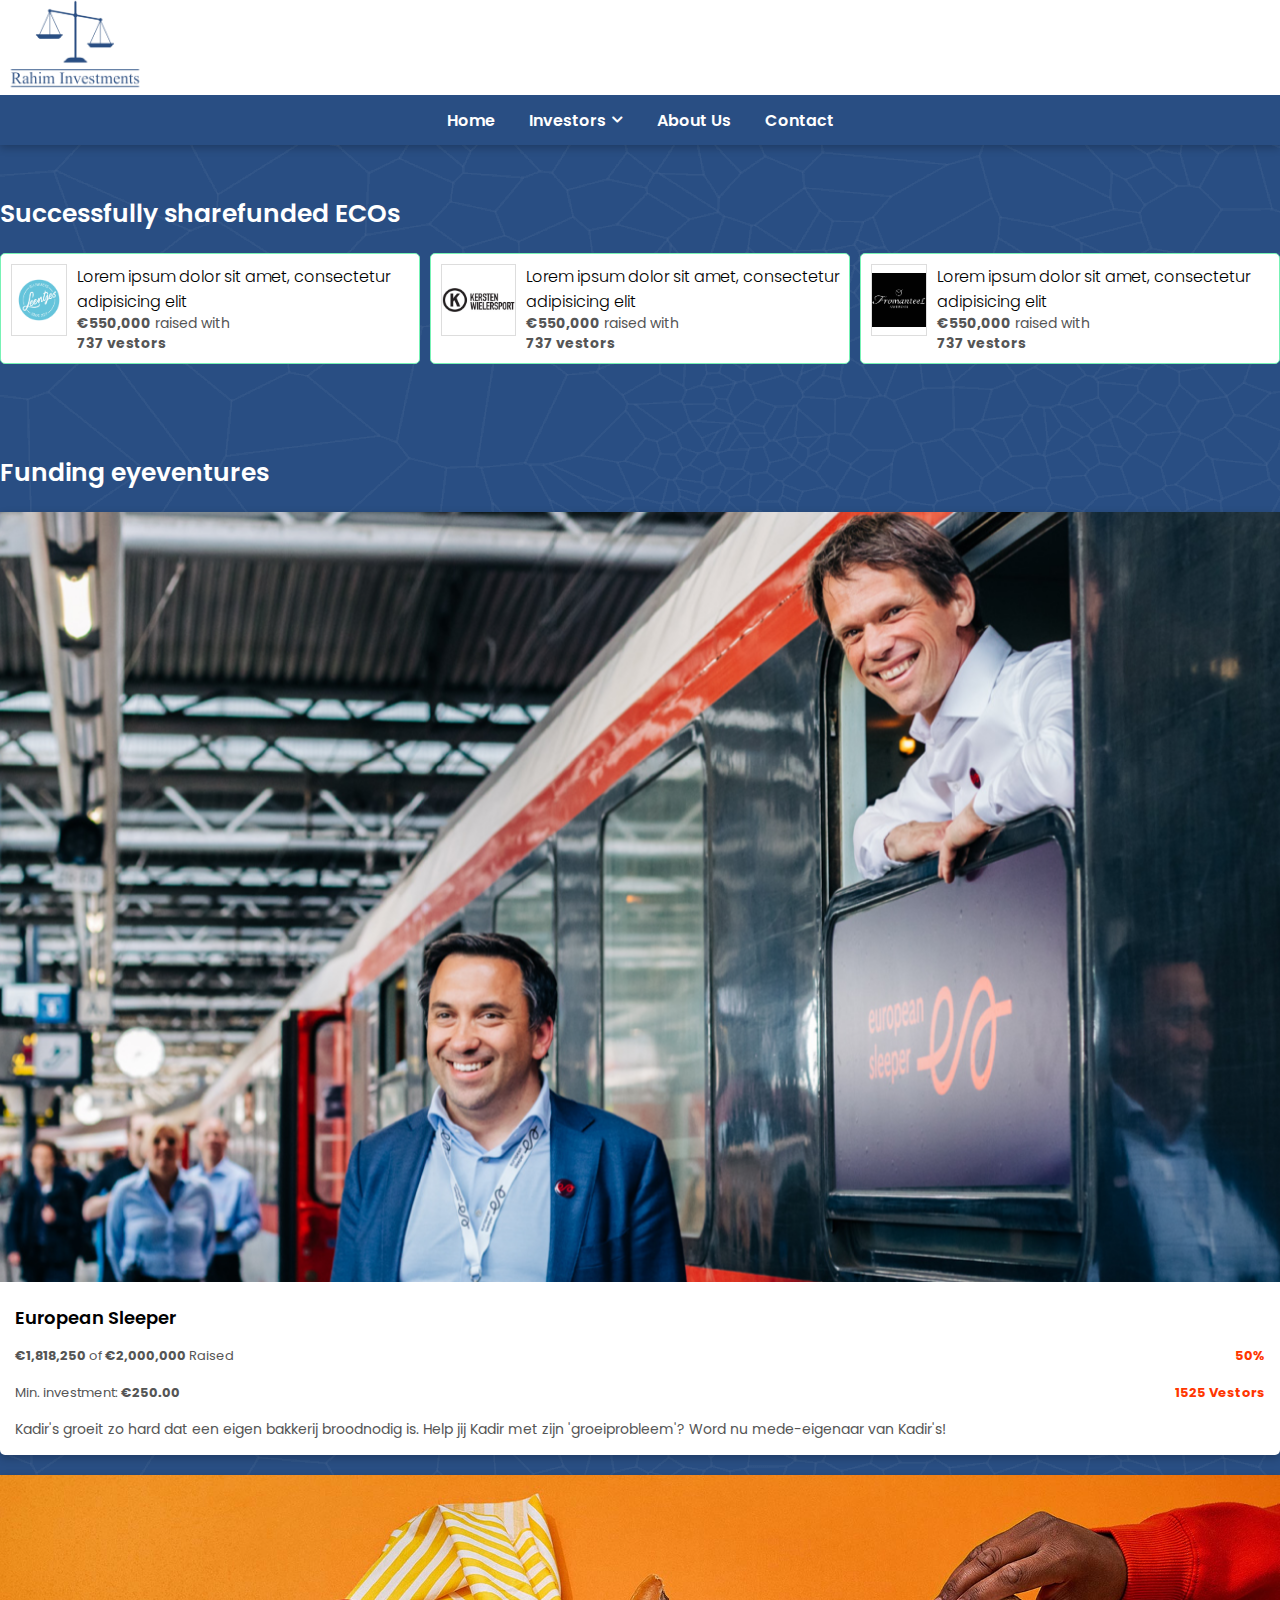
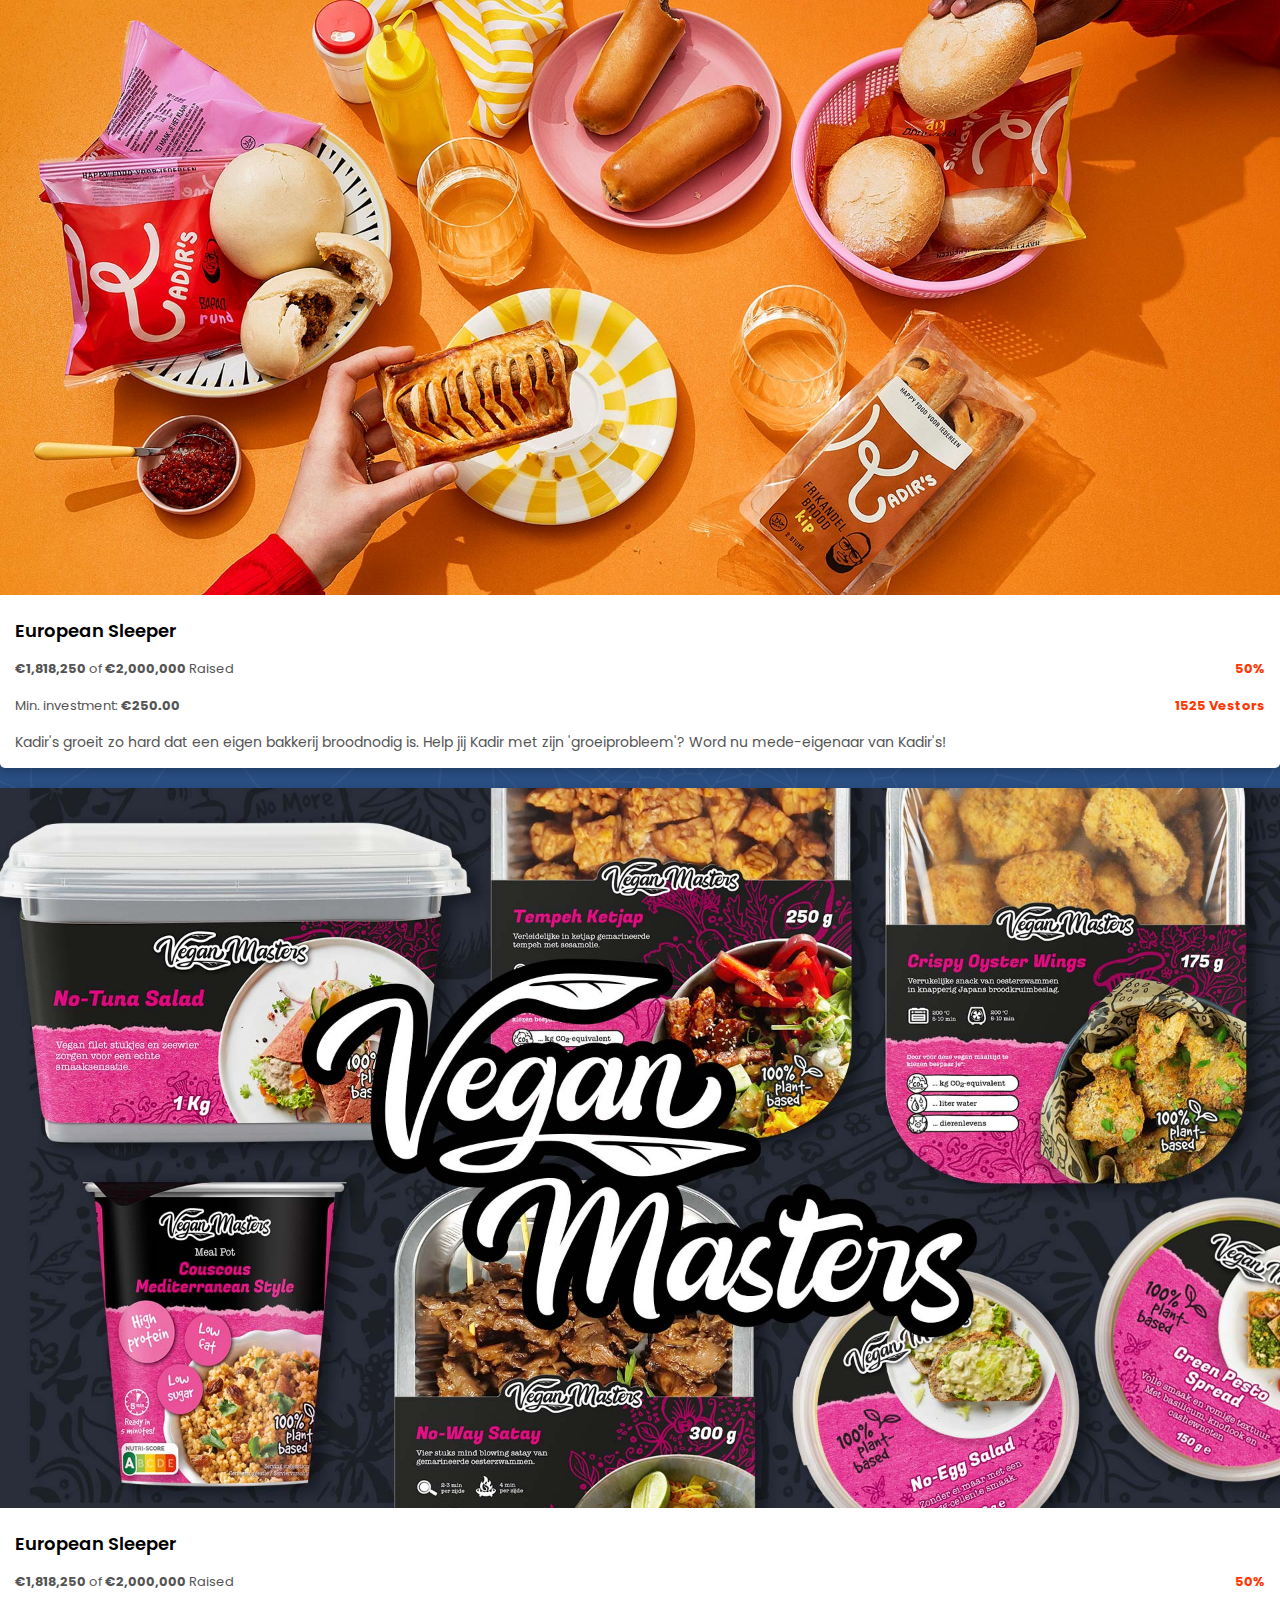
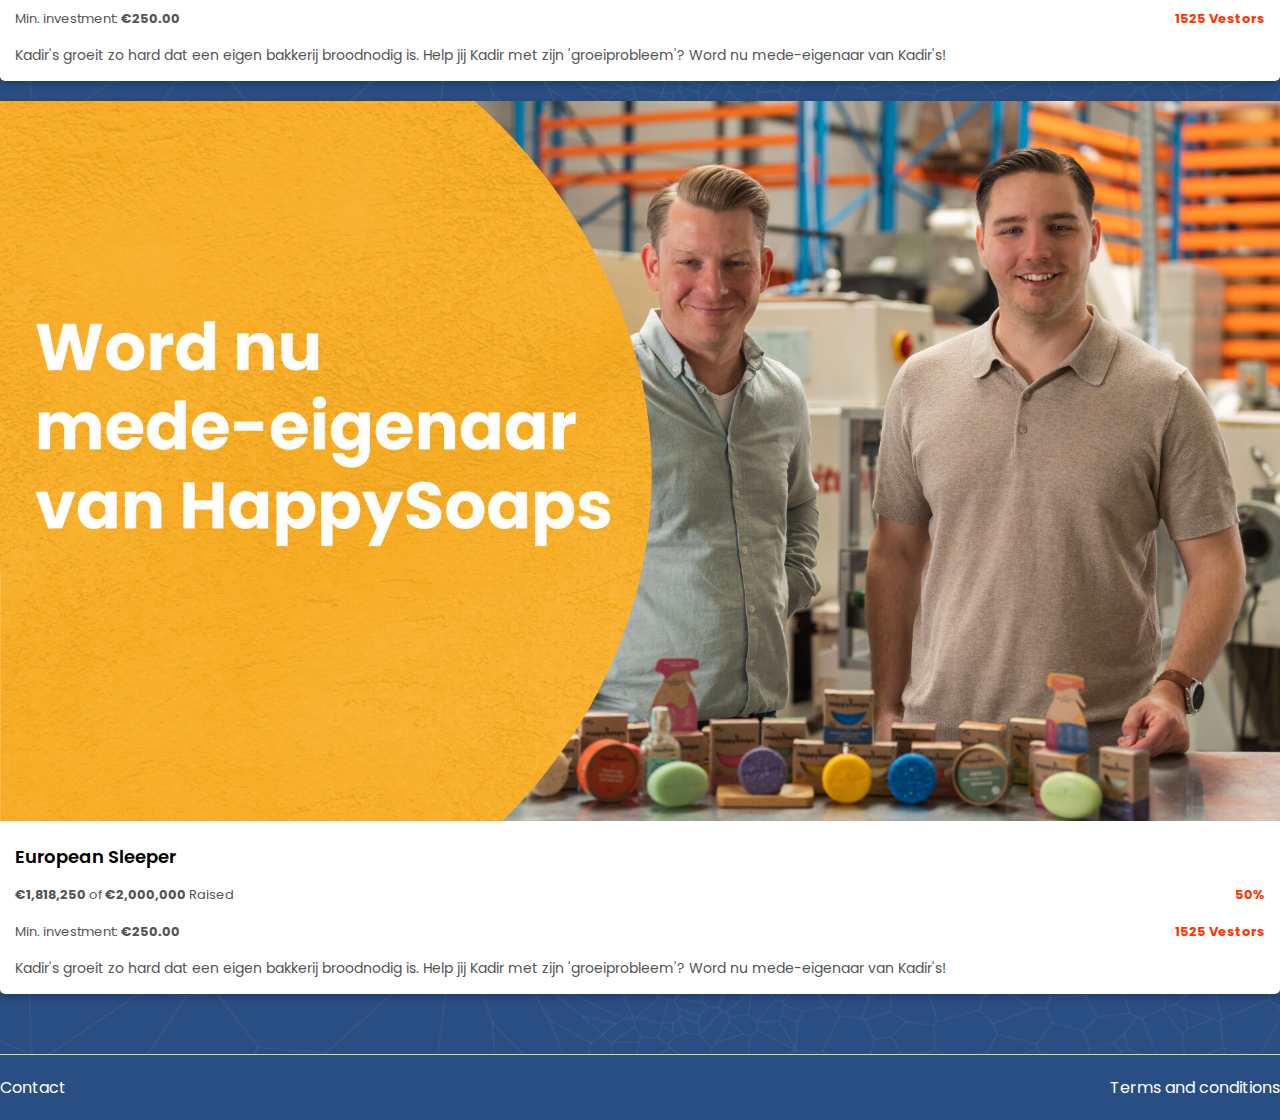
<file: index.html>
<!DOCTYPE html>
<html>
<head>
	<meta charset="utf-8">
	<meta name="viewport" content="width=device-width, initial-scale=1">
	<title>Invest</title>
	<!-- Pavicon ICon -->
	<link rel="shortcut icon" href="assets/images/favicon.png" type="image/x-icon">

	<!-- Boostrap-5 CDN -->
	<link href="https://cdn.jsdelivr.net/npm/bootstrap@5.0.2/dist/css/bootstrap.min.css" rel="stylesheet" integrity="sha384-EVSTQN3/azprG1Anm3QDgpJLIm9Nao0Yz1ztcQTwFspd3yD65VohhpuuCOmLASjC" crossorigin="anonymous">
	<!-- Fontawesome Link -->
	<link rel="stylesheet" type="text/css" href="assets/fonts/fontawesome/css/all.css">
	<!-- Google Font Link -->
	<link href="https://fonts.googleapis.com/css2?family=Poppins:wght@100;200;300;400;500;600;700;800;900&display=swap" rel="stylesheet">
	<!-- Owl carosal -->
	<link rel="stylesheet" type="text/css" href="assets/plugins/owl-carousel/owl.carousel.min.css">
	<!-- Main CSS Link -->
	<link rel="stylesheet" type="text/css" href="assets/css/style.css">
	<link rel="stylesheet" type="text/css" href="assets/css/responsive.css">
</head>
<body>

<!-- Header -->
<header class="header-section">
	<div class="header-top-wrap">
		<div class="container">
			<div class="header-top-outer">
				<a href="index.html" class="brand-logo-outer">
		            <img class="brand" src="assets/images/logo1.png" alt="Logo">
		        </a>
		        <!-- <div class="header-top-menu">
		        	<ul class="header-top-list">
		        		<li class="header-top-list-item">
		        			<a href="register.html" class="header-top-list-item-link">
		        				Register
		        			</a>
		        		</li>
		        		<li class="header-top-list-item item-has-submenu">
		        			<a href="#" class="header-top-list-item-link">
		        				Language
		        				<i class="fa fa-chevron-down"></i>
		        			</a>
		        			<ul class="language-item-submenu">
			                    <li class="submenu-item">
			                        <a href="#" class="submenu-item-link">
			                            NL
			                        </a>
			                    </li>
			                    <li class="submenu-item">
			                        <a href="#" class="submenu-item-link">
			                            EN
			                        </a>
			                    </li>
							</ul>
		        		</li>
		        	</ul>
		        </div> -->
			</div>
		</div>
	</div>  
    <div class="header-bottom-wrap">
    	<div class="container">    		
		    <nav class="nav-items-wrapper">			    
		        <div class="nav-toggle-btn">
		            <div class="btn-inner"></div>
		        </div>    		
		        <ul class="nav-list">
		            <li class="nav-item">
		                <a href="index.html" class="nav-item-link active">
		                	Home
		                </a>
		            </li>
		            <!-- <li class="nav-item">
		                <a href="#" class="nav-item-link">
		                	Investors
		                </a>
		            </li> -->
		            <li class="nav-item item-has-submenu">
		                <a href="investor.html" class="nav-item-link">
		                 	Investors
		                 	<i class="fa fa-chevron-down"></i>
		                </a>
		                <ul class="nav-item-submenu">
		                    <li class="submenu-item">
		                        <a href="register.html" class="submenu-item-link">
		                            Register
		                        </a>
		                    </li>
		                    <!-- <li class="submenu-item">
		                        <a href="process.html" class="submenu-item-link">
		                            How does it work
		                        </a>
		                    </li> -->
						</ul>
		            </li>
		            <li class="nav-item">
		                <a href="about.html" class="nav-item-link">
		                 	About us
		                </a>
		            </li>
		            <li class="nav-item">
		                <a href="contact.html" class="nav-item-link">
		                 	Contact
		                </a>
		            </li>
		        </ul>     
		    </nav>
	    </div>
    </div>
</header>
<!-- /Header -->

<main style="background-color: #294e83;">
	<!-- Complate Project Slider -->
	<section class="complate-project-section">
		<div class="container">
			<div class="section-title-outer">
				<span class="section-subtitle">
					Successfully sharefunded ECOs
				</span>
			</div>
			<div class="complate-project-wrapper owl-carousel">
				<a href="#" class="complate-project-item">
					<div class="complate-project-image-outer">
						<div class="complate-project-image">
	                        <img src="assets/images/home-slider.png" alt="Image">
	                    </div>
	                    <!-- <p class="text">Private eyeventure</p> -->
					</div>
					<div class="complate-project-content-outer">
						<h1 class="complate-project-title">
							Lorem ipsum dolor sit amet, consectetur adipisicing elit
						</h1>
						<p class="complate-project-text">
							<b>€550,000</b> 
							raised with 
							<br>
							<b>737 vestors</b>
						</p>
					</div>				
				</a>
				<a href="#" class="complate-project-item">
					<div class="complate-project-image-outer">
						<div class="complate-project-image">
	                        <img src="assets/images/home-slider1.jpg" alt="Image">
	                    </div>
	                    <!-- <p class="text">Private eyeventure</p> -->
					</div>
					<div class="complate-project-content-outer">
						<h1 class="complate-project-title">
							Lorem ipsum dolor sit amet, consectetur adipisicing elit
						</h1>
						<p class="complate-project-text">
							<b>€550,000</b> 
							raised with 
							<br>
							<b>737 vestors</b>
						</p>
					</div>				
				</a>
				<a href="#" class="complate-project-item">
					<div class="complate-project-image-outer">
						<div class="complate-project-image">
	                        <img src="assets/images/home-slider2.png" alt="Image">
	                    </div>
	                    <!-- <p class="text">Private eyeventure</p> -->
					</div>
					<div class="complate-project-content-outer">
						<h1 class="complate-project-title">
							Lorem ipsum dolor sit amet, consectetur adipisicing elit
						</h1>
						<p class="complate-project-text">
							<b>€550,000</b> 
							raised with 
							<br>
							<b>737 vestors</b>
						</p>
					</div>				
				</a>
				<a href="#" class="complate-project-item">
					<div class="complate-project-image-outer">
						<div class="complate-project-image">
	                        <img src="assets/images/home-slider3.png" alt="Image">
	                    </div>
	                    <!-- <p class="text">Private eyeventure</p> -->
					</div>
					<div class="complate-project-content-outer">
						<h1 class="complate-project-title">
							Lorem ipsum dolor sit amet, consectetur adipisicing elit
						</h1>
						<p class="complate-project-text">
							<b>€550,000</b> 
							raised with 
							<br>
							<b>737 vestors</b>
						</p>
					</div>				
				</a>
			</div>
		</div>
	</section>
	<!-- Complate Project Slider -->

	<!-- project -->
	<section class="project-section">
		<div class="container">
			<div class="section-title-outer">
				<span class="section-subtitle">
					Funding eyeventures
				</span>
			</div>
			<div class="row">
				<div class="col-lg-4 col-md-6">
					<a href="project-details.html" class="project-item-wrap">
						<img src="assets/images/project.png">
						<div class="project-item-content">
							<h3 class="project-item-title">
								European Sleeper
							</h3>
							<!-- <div class="project-item-light-text">
								Become an owner of your own railway company!
							</div> -->
							<div class="progress-bar-outer">
								<div class="progress-bar-top">
								    <span>
								    	<strong>€1,818,250</strong>
								    	of 
								    	<strong>€2,000,000</strong> 
								    	Raised
								    </span>
								    <span style="color: rgb(255, 54, 0);">
								    	<strong>50%</strong>
								    </span>
								</div>
								<div class="progress">
									<div class="progress-bar bg-danger" style="width:50%"></div>
								</div>
								<div class="progress-bar-top">
								    <span>
								    	Min. investment: <strong> €250.00</strong>
								    </span>
								    <span style="color: rgb(255, 54, 0);">
								    	<strong>1525 Vestors</strong>
								    </span>
								</div>
							</div>
							<p class="project-item-text">
								Kadir's groeit zo hard dat een eigen bakkerij broodnodig is. Help jij Kadir met zijn 'groeiprobleem'? Word nu mede-eigenaar van Kadir's!
							</p>							
						</div>
					</a>
				</div>
				<div class="col-lg-4 col-md-6">
					<a href="project-details.html" class="project-item-wrap">
						<img src="assets/images/project1.jpg">
						<div class="project-item-content">
							<h3 class="project-item-title">
								European Sleeper
							</h3>
							<!-- <div class="project-item-light-text">
								Become an owner of your own railway company!
							</div> -->
							<div class="progress-bar-outer">
								<div class="progress-bar-top">
								    <span>
								    	<strong>€1,818,250</strong>
								    	of 
								    	<strong>€2,000,000</strong> 
								    	Raised
								    </span>
								    <span style="color: rgb(255, 54, 0);">
								    	<strong>50%</strong>
								    </span>
								</div>
								<div class="progress">
									<div class="progress-bar bg-danger" style="width:50%"></div>
								</div>
								<div class="progress-bar-top">
								    <span>
								    	Min. investment: <strong> €250.00</strong>
								    </span>
								    <span style="color: rgb(255, 54, 0);">
								    	<strong>1525 Vestors</strong>
								    </span>
								</div>
							</div>
							<p class="project-item-text">
								Kadir's groeit zo hard dat een eigen bakkerij broodnodig is. Help jij Kadir met zijn 'groeiprobleem'? Word nu mede-eigenaar van Kadir's!
							</p>
						</div>
					</a>
				</div>
				<div class="col-lg-4 col-md-6">
					<a href="project-details.html" class="project-item-wrap">
						<img src="assets/images/project2.jpg">
						<div class="project-item-content">
							<h3 class="project-item-title">
								European Sleeper
							</h3>
							<!-- <div class="project-item-light-text">
								Become an owner of your own railway company!
							</div> -->
							<div class="progress-bar-outer">
								<div class="progress-bar-top">
								    <span>
								    	<strong>€1,818,250</strong>
								    	of 
								    	<strong>€2,000,000</strong> 
								    	Raised
								    </span>
								    <span style="color: rgb(255, 54, 0);">
								    	<strong>50%</strong>
								    </span>
								</div>
								<div class="progress">
									<div class="progress-bar bg-danger" style="width:50%"></div>
								</div>
								<div class="progress-bar-top">
								    <span>
								    	Min. investment: <strong> €250.00</strong>
								    </span>
								    <span style="color: rgb(255, 54, 0);">
								    	<strong>1525 Vestors</strong>
								    </span>
								</div>
							</div>
							<p class="project-item-text">
								Kadir's groeit zo hard dat een eigen bakkerij broodnodig is. Help jij Kadir met zijn 'groeiprobleem'? Word nu mede-eigenaar van Kadir's!
							</p>
						</div>
					</a>
				</div>
				<div class="col-lg-4 col-md-6">
					<a href="project-details.html" class="project-item-wrap">
						<img src="assets/images/project3.jpg">
						<div class="project-item-content">
							<h3 class="project-item-title">
								European Sleeper
							</h3>
							<!-- <div class="project-item-light-text">
								Become an owner of your own railway company!
							</div> -->							
							<div class="progress-bar-outer">
								<div class="progress-bar-top">
								    <span>
								    	<strong>€1,818,250</strong>
								    	of 
								    	<strong>€2,000,000</strong> 
								    	Raised
								    </span>
								    <span style="color: rgb(255, 54, 0);">
								    	<strong>50%</strong>
								    </span>
								</div>
								<div class="progress">
									<div class="progress-bar bg-danger" style="width:50%"></div>
								</div>
								<div class="progress-bar-top">
								    <span>
								    	Min. investment: <strong> €250.00</strong>
								    </span>
								    <span style="color: rgb(255, 54, 0);">
								    	<strong>1525 Vestors</strong>
								    </span>
								</div>
							</div>
							<p class="project-item-text">
								Kadir's groeit zo hard dat een eigen bakkerij broodnodig is. Help jij Kadir met zijn 'groeiprobleem'? Word nu mede-eigenaar van Kadir's!
							</p>
						</div>
					</a>
				</div>
			</div>
		</div>
	</section>
	<!-- /project -->
</main>

<!-- Footer -->
<footer class="footer-section">
	<div class="container">
		<div class="footer-items-wrapper">
			<a href="contact.html" class="footer-list-item-link">Contact</a>
			<a href="policy.html" class="footer-list-item-link">Terms and conditions</a>
		</div>		
	</div>
</footer>
<!-- /Footer -->



<!-- Jquery CDN -->
<script src="https://ajax.googleapis.com/ajax/libs/jquery/3.6.0/jquery.min.js"></script>
<!-- Boostarap CDN -->
<script src="https://cdn.jsdelivr.net/npm/@popperjs/core@2.9.2/dist/umd/popper.min.js" integrity="sha384-IQsoLXl5PILFhosVNubq5LC7Qb9DXgDA9i+tQ8Zj3iwWAwPtgFTxbJ8NT4GN1R8p" crossorigin="anonymous"></script>
<script src="https://cdn.jsdelivr.net/npm/bootstrap@5.0.2/dist/js/bootstrap.min.js" integrity="sha384-cVKIPhGWiC2Al4u+LWgxfKTRIcfu0JTxR+EQDz/bgldoEyl4H0zUF0QKbrJ0EcQF" crossorigin="anonymous"></script>
<!-- owl carosal js -->
<script src="assets/plugins/owl-carousel/owl.carousel.min.js"></script>
<!-- Main JS -->
<script src="assets/js/main.js"></script>
</body>
</html>
</file>
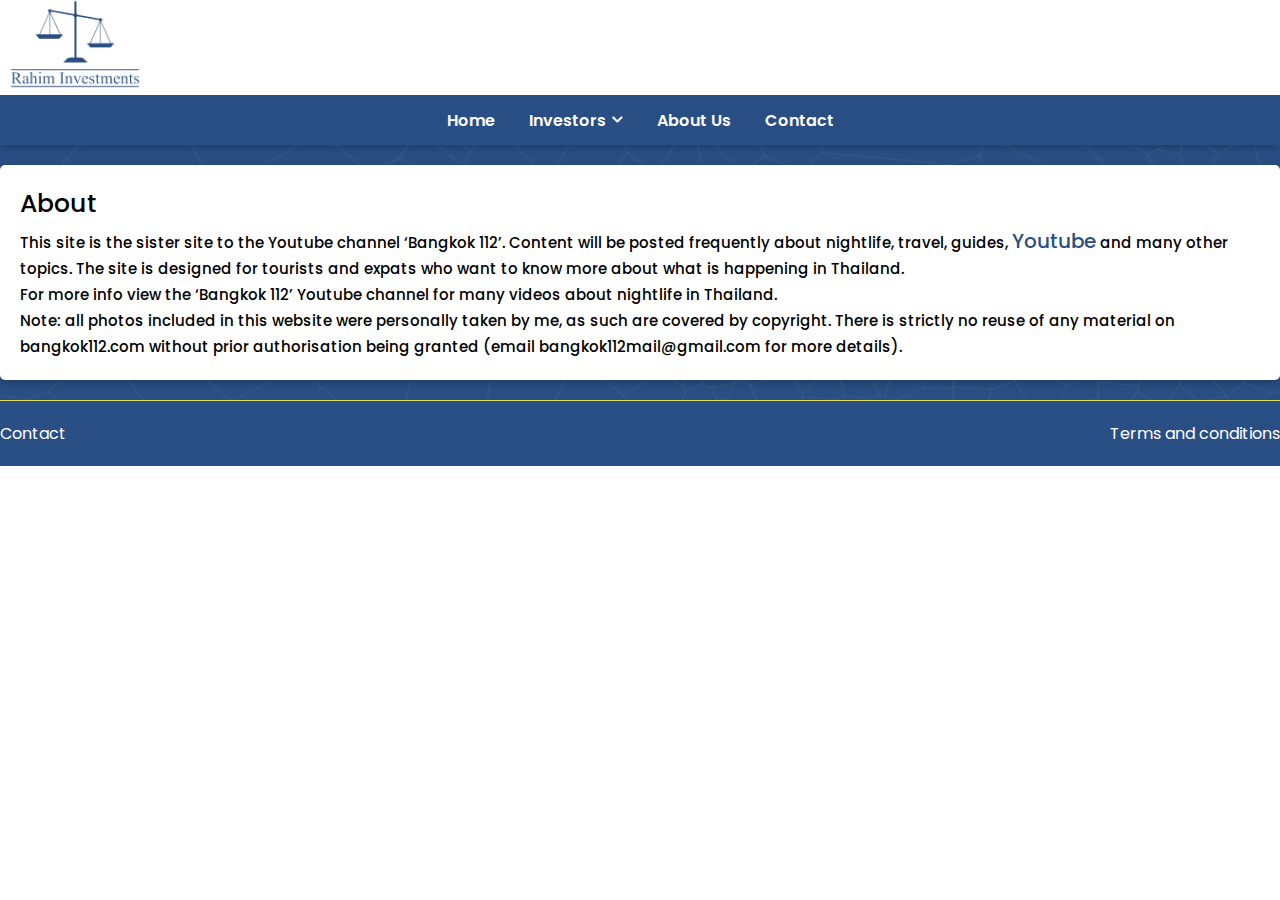
<file: about.html>
<!DOCTYPE html>
<html>
<head>
	<meta charset="utf-8">
	<meta name="viewport" content="width=device-width, initial-scale=1">
	<title>Invest</title>
	<!-- Pavicon ICon -->
	<link rel="shortcut icon" href="assets/images/favicon.png" type="image/x-icon">

	<!-- Boostrap-5 CDN -->
	<link href="https://cdn.jsdelivr.net/npm/bootstrap@5.0.2/dist/css/bootstrap.min.css" rel="stylesheet" integrity="sha384-EVSTQN3/azprG1Anm3QDgpJLIm9Nao0Yz1ztcQTwFspd3yD65VohhpuuCOmLASjC" crossorigin="anonymous">
	<!-- Fontawesome Link -->
	<link rel="stylesheet" type="text/css" href="assets/fonts/fontawesome/css/all.css">
	<!-- Google Font Link -->
	<link href="https://fonts.googleapis.com/css2?family=Poppins:wght@100;200;300;400;500;600;700;800;900&display=swap" rel="stylesheet">
	<!-- Owl carosal -->
	<link rel="stylesheet" type="text/css" href="assets/plugins/owl-carousel/owl.carousel.min.css">
	<!-- Main CSS Link -->
	<link rel="stylesheet" type="text/css" href="assets/css/style.css">
	<link rel="stylesheet" type="text/css" href="assets/css/responsive.css">
</head>
<body>

<!-- Header -->
<header class="header-section">
	<div class="header-top-wrap">
		<div class="container">
			<div class="header-top-outer">
				<a href="index.html" class="brand-logo-outer">
		            <img class="brand" src="assets/images/logo1.png" alt="Logo">
		        </a>
		        <!-- <div class="header-top-menu">
		        	<ul class="header-top-list">
		        		<li class="header-top-list-item">
		        			<a href="register.html" class="header-top-list-item-link">
		        				Register
		        			</a>
		        		</li>
		        		<li class="header-top-list-item item-has-submenu">
		        			<a href="#" class="header-top-list-item-link">
		        				Language
		        				<i class="fa fa-chevron-down"></i>
		        			</a>
		        			<ul class="language-item-submenu">
			                    <li class="submenu-item">
			                        <a href="#" class="submenu-item-link">
			                            NL
			                        </a>
			                    </li>
			                    <li class="submenu-item">
			                        <a href="#" class="submenu-item-link">
			                            EN
			                        </a>
			                    </li>
							</ul>
		        		</li>
		        	</ul>
		        </div> -->
			</div>
		</div>
	</div>  
    <div class="header-bottom-wrap">
    	<div class="container">    		
		    <nav class="nav-items-wrapper">			    
		        <div class="nav-toggle-btn">
		            <div class="btn-inner"></div>
		        </div>    		
		        <ul class="nav-list">
		            <li class="nav-item">
		                <a href="index.html" class="nav-item-link active">
		                	Home
		                </a>
		            </li>
		            <!-- <li class="nav-item">
		                <a href="#" class="nav-item-link">
		                	Investors
		                </a>
		            </li> -->
		            <li class="nav-item item-has-submenu">
		                <a href="investor.html" class="nav-item-link">
		                 	Investors
		                 	<i class="fa fa-chevron-down"></i>
		                </a>
		                <ul class="nav-item-submenu">
		                    <li class="submenu-item">
		                        <a href="register.html" class="submenu-item-link">
		                            Register
		                        </a>
		                    </li>
		                    <!-- <li class="submenu-item">
		                        <a href="process.html" class="submenu-item-link">
		                            How does it work
		                        </a>
		                    </li> -->
						</ul>
		            </li>
		            <li class="nav-item">
		                <a href="about.html" class="nav-item-link">
		                 	About us
		                </a>
		            </li>
		            <li class="nav-item">
		                <a href="contact.html" class="nav-item-link">
		                 	Contact
		                </a>
		            </li>
		        </ul>     
		    </nav>
	    </div>
    </div>
</header>
<!-- /Header -->

<main style="background-color: #294e83;">
	<!-- About -->
	<section class="about-section">
		<div class="container">
			<div class="about-sec-content-wrap">
				<h2 class="about-sec-title">
					About
				</h2>
				<p class="about-sec-content">
					This site is the sister site to the Youtube channel ‘Bangkok 112’. Content will be posted frequently about nightlife, travel, guides, <a href="#">Youtube</a> and many other topics. The site is designed for tourists and expats who want to know more about what is happening in Thailand.
				</p>
				<p class="about-sec-content">
					For more info view the ‘Bangkok 112’ Youtube channel for many videos about nightlife in Thailand.
				</p>
				<p class="about-sec-content">
					Note: all photos included in this website were personally taken by me, as such are covered by copyright. There is strictly no reuse of any material on bangkok112.com without prior authorisation being granted (email bangkok112mail@gmail.com for more details).
				</p>
			</div>
		</div>
	</section>
	<!-- /About -->
</main>

<!-- Footer -->
<footer class="footer-section">
	<div class="container">
		<div class="footer-items-wrapper">
			<a href="contact.html" class="footer-list-item-link">Contact</a>
			<a href="policy.html" class="footer-list-item-link">Terms and conditions</a>
		</div>		
	</div>
</footer>
<!-- /Footer -->



<!-- Jquery CDN -->
<script src="https://ajax.googleapis.com/ajax/libs/jquery/3.6.0/jquery.min.js"></script>
<!-- Boostarap CDN -->
<script src="https://cdn.jsdelivr.net/npm/@popperjs/core@2.9.2/dist/umd/popper.min.js" integrity="sha384-IQsoLXl5PILFhosVNubq5LC7Qb9DXgDA9i+tQ8Zj3iwWAwPtgFTxbJ8NT4GN1R8p" crossorigin="anonymous"></script>
<script src="https://cdn.jsdelivr.net/npm/bootstrap@5.0.2/dist/js/bootstrap.min.js" integrity="sha384-cVKIPhGWiC2Al4u+LWgxfKTRIcfu0JTxR+EQDz/bgldoEyl4H0zUF0QKbrJ0EcQF" crossorigin="anonymous"></script>
<!-- owl carosal js -->
<script src="assets/plugins/owl-carousel/owl.carousel.min.js"></script>
<!-- Main JS -->
<script src="assets/js/main.js"></script>
</body>
</html>
</file>
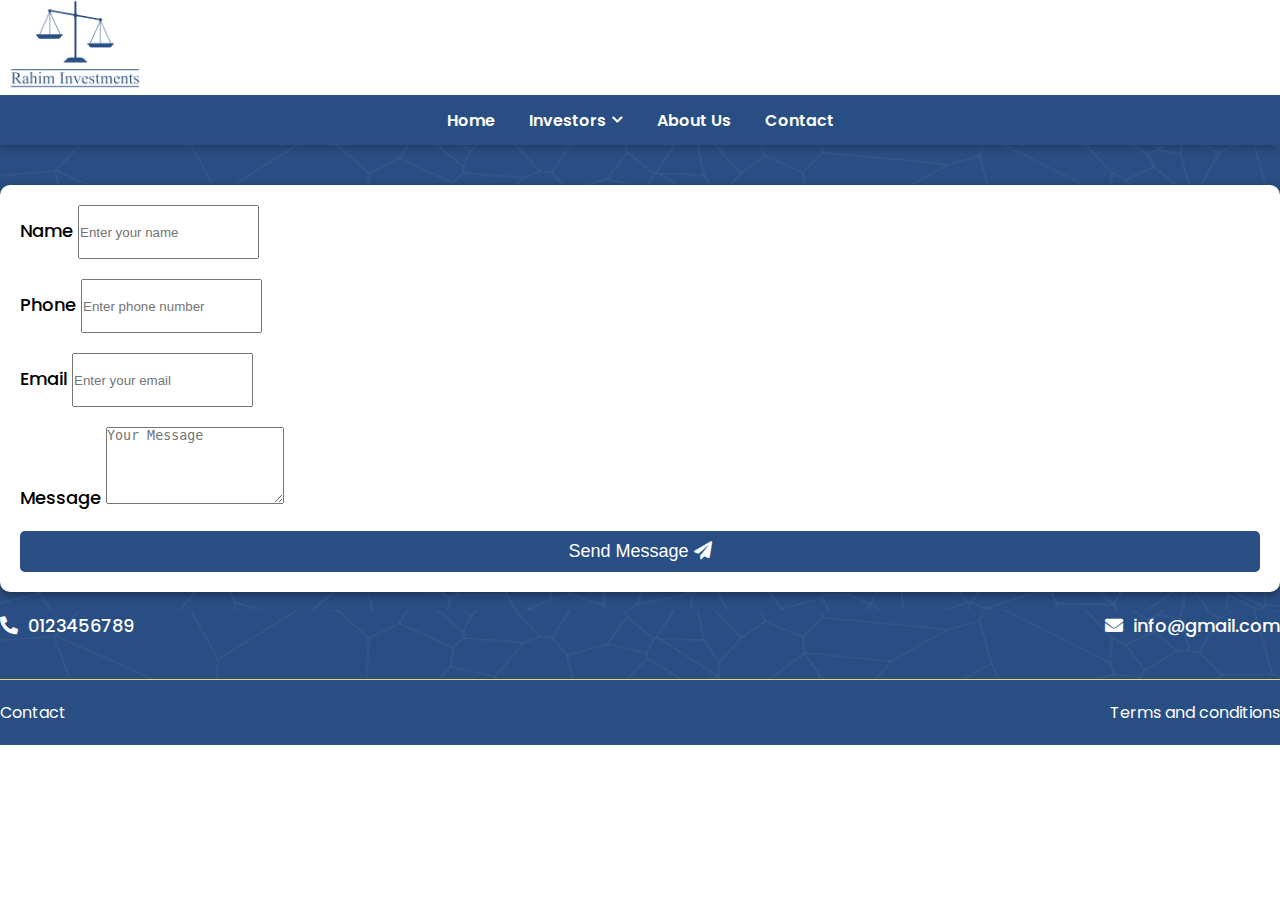
<file: contact.html>
<!DOCTYPE html>
<html>
<head>
	<meta charset="utf-8">
	<meta name="viewport" content="width=device-width, initial-scale=1">
	<title>Invest</title>
	<!-- Pavicon ICon -->
	<link rel="shortcut icon" href="assets/images/favicon.png" type="image/x-icon">

	<!-- Boostrap-5 CDN -->
	<link href="https://cdn.jsdelivr.net/npm/bootstrap@5.0.2/dist/css/bootstrap.min.css" rel="stylesheet" integrity="sha384-EVSTQN3/azprG1Anm3QDgpJLIm9Nao0Yz1ztcQTwFspd3yD65VohhpuuCOmLASjC" crossorigin="anonymous">
	<!-- Fontawesome Link -->
	<link rel="stylesheet" type="text/css" href="assets/fonts/fontawesome/css/all.css">
	<!-- Google Font Link -->
	<link href="https://fonts.googleapis.com/css2?family=Poppins:wght@100;200;300;400;500;600;700;800;900&display=swap" rel="stylesheet">
	<!-- Owl carosal -->
	<link rel="stylesheet" type="text/css" href="assets/plugins/owl-carousel/owl.carousel.min.css">
	<!-- Main CSS Link -->
	<link rel="stylesheet" type="text/css" href="assets/css/style.css">
	<link rel="stylesheet" type="text/css" href="assets/css/responsive.css">
</head>
<body>

<!-- Header -->
<header class="header-section">
	<div class="header-top-wrap">
		<div class="container">
			<div class="header-top-outer">
				<a href="index.html" class="brand-logo-outer">
		            <img class="brand" src="assets/images/logo1.png" alt="Logo">
		        </a>
		        <!-- <div class="header-top-menu">
		        	<ul class="header-top-list">
		        		<li class="header-top-list-item">
		        			<a href="register.html" class="header-top-list-item-link">
		        				Register
		        			</a>
		        		</li>
		        		<li class="header-top-list-item item-has-submenu">
		        			<a href="#" class="header-top-list-item-link">
		        				Language
		        				<i class="fa fa-chevron-down"></i>
		        			</a>
		        			<ul class="language-item-submenu">
			                    <li class="submenu-item">
			                        <a href="#" class="submenu-item-link">
			                            NL
			                        </a>
			                    </li>
			                    <li class="submenu-item">
			                        <a href="#" class="submenu-item-link">
			                            EN
			                        </a>
			                    </li>
							</ul>
		        		</li>
		        	</ul>
		        </div> -->
			</div>
		</div>
	</div>  
    <div class="header-bottom-wrap">
    	<div class="container">    		
		    <nav class="nav-items-wrapper">			    
		        <div class="nav-toggle-btn">
		            <div class="btn-inner"></div>
		        </div>    		
		        <ul class="nav-list">
		            <li class="nav-item">
		                <a href="index.html" class="nav-item-link active">
		                	Home
		                </a>
		            </li>
		            <!-- <li class="nav-item">
		                <a href="#" class="nav-item-link">
		                	Investors
		                </a>
		            </li> -->
		            <li class="nav-item item-has-submenu">
		                <a href="investor.html" class="nav-item-link">
		                 	Investors
		                 	<i class="fa fa-chevron-down"></i>
		                </a>
		                <ul class="nav-item-submenu">
		                    <li class="submenu-item">
		                        <a href="register.html" class="submenu-item-link">
		                            Register
		                        </a>
		                    </li>
		                    <!-- <li class="submenu-item">
		                        <a href="process.html" class="submenu-item-link">
		                            How does it work
		                        </a>
		                    </li> -->
						</ul>
		            </li>
		            <li class="nav-item">
		                <a href="about.html" class="nav-item-link">
		                 	About us
		                </a>
		            </li>
		            <li class="nav-item">
		                <a href="contact.html" class="nav-item-link">
		                 	Contact
		                </a>
		            </li>
		        </ul>     
		    </nav>
	    </div>
    </div>
</header>
<!-- /Header -->

<main style="background-color: #294e83;">
	<!-- Contact -->
	<section class="contact-section-wrapper">
	    <div class="container">
	        <!-- <div class="row">
	            <div class="col-lg-6 col-md-12">
	                <div class="contact-info-item">
	                    <div class="contact-info-icon">
	                        <i class="fas fa-phone-alt"></i>
	                    </div>
	                    <h5 class="title">
	                        Phone
	                    </h5>
	                    <a href="tel:0123456789">0123456789</a>
	                </div>
	            </div>
	            <div class="col-lg-6 col-md-12">
	                <div class="contact-info-item">
	                    <div class="contact-info-icon">
	                        <i class="fas fa-envelope"></i>
	                    </div>
	                    <h5 class="title">
	                        Email
	                    </h5>
	                    <a href="mailto:info@gmail.com">info@gmail.com </a>
	                </div>
	            </div>
	        </div> -->
	        <div class="contact-form-wrapper">
	            <div class="row">
	                <div class="col-lg-8 col-md-12 m-auto">
	                    <form action="https://fmcargoworld.com/contact/store" method="post" class="contact-form form-group">
	                        <input type="hidden" name="_token" value="BFK2kICT7tW9TSwlp2swnyIM0rG4QasP0YbKwy4J" />
	                        <div class="row">
	                            <div class="col-md-6">
	                                 <label for="name">
	                                    Name
	                                </label>
	                                <input type="text" name="name" value="" class="form-control" placeholder="Enter your name" />
	                            </div>
	                            <div class="col-md-6">
	                                <label for="phone">
	                                    Phone
	                                </label>
	                                <input type="text" name="phone" value="" class="form-control" placeholder="Enter phone number" />
	                            </div>
	                            <div class="col-md-12">
	                                <label for="email">
	                                    Email
	                                </label>
	                                <input type="email" name="email" class="form-control" placeholder="Enter your email"/>
	                            </div>
	                            <div class="col-md-12">
	                                <label for="message">
	                                    Message
	                                </label>
	                                <textarea name="message" rows="5" class="form-control" placeholder="Your Message" spellcheck="false"></textarea>
	                            </div>
	                        </div>
	                        <div class="contact-submit-btn-outer">
	                            <button class="contact-submit-btn-inner" type="submit">
	                                Send Message
	                                <i class="fas fa-paper-plane"></i>
	                            </button>
	                        </div>
	                    </form>
	                    <div class="contact-form-bottom">
	                    	<div class="left">
	                    		<a href="tel:0123456789">
	                    			<i class="fas fa-phone-alt"></i>
	                    			0123456789
	                    		</a>
	                    	</div>
	                    	<div class="right">
	                    		<a href="mailto:info@gmail.com">
	                    			<i class="fas fa-envelope"></i>
	                    			info@gmail.com
	                    		</a>
	                    	</div>
	                    </div>
	                </div>
	            </div>
	        </div>
	    </div>
	</section>
	<!-- /Contact -->
</main>

<!-- Footer -->
<footer class="footer-section">
	<div class="container">
		<div class="footer-items-wrapper">
			<a href="contact.html" class="footer-list-item-link">Contact</a>
			<a href="policy.html" class="footer-list-item-link">Terms and conditions</a>
		</div>		
	</div>
</footer>
<!-- /Footer -->



<!-- Jquery CDN -->
<script src="https://ajax.googleapis.com/ajax/libs/jquery/3.6.0/jquery.min.js"></script>
<!-- Boostarap CDN -->
<script src="https://cdn.jsdelivr.net/npm/@popperjs/core@2.9.2/dist/umd/popper.min.js" integrity="sha384-IQsoLXl5PILFhosVNubq5LC7Qb9DXgDA9i+tQ8Zj3iwWAwPtgFTxbJ8NT4GN1R8p" crossorigin="anonymous"></script>
<script src="https://cdn.jsdelivr.net/npm/bootstrap@5.0.2/dist/js/bootstrap.min.js" integrity="sha384-cVKIPhGWiC2Al4u+LWgxfKTRIcfu0JTxR+EQDz/bgldoEyl4H0zUF0QKbrJ0EcQF" crossorigin="anonymous"></script>
<!-- owl carosal js -->
<script src="assets/plugins/owl-carousel/owl.carousel.min.js"></script>
<!-- Main JS -->
<script src="assets/js/main.js"></script>
</body>
</html>
</file>
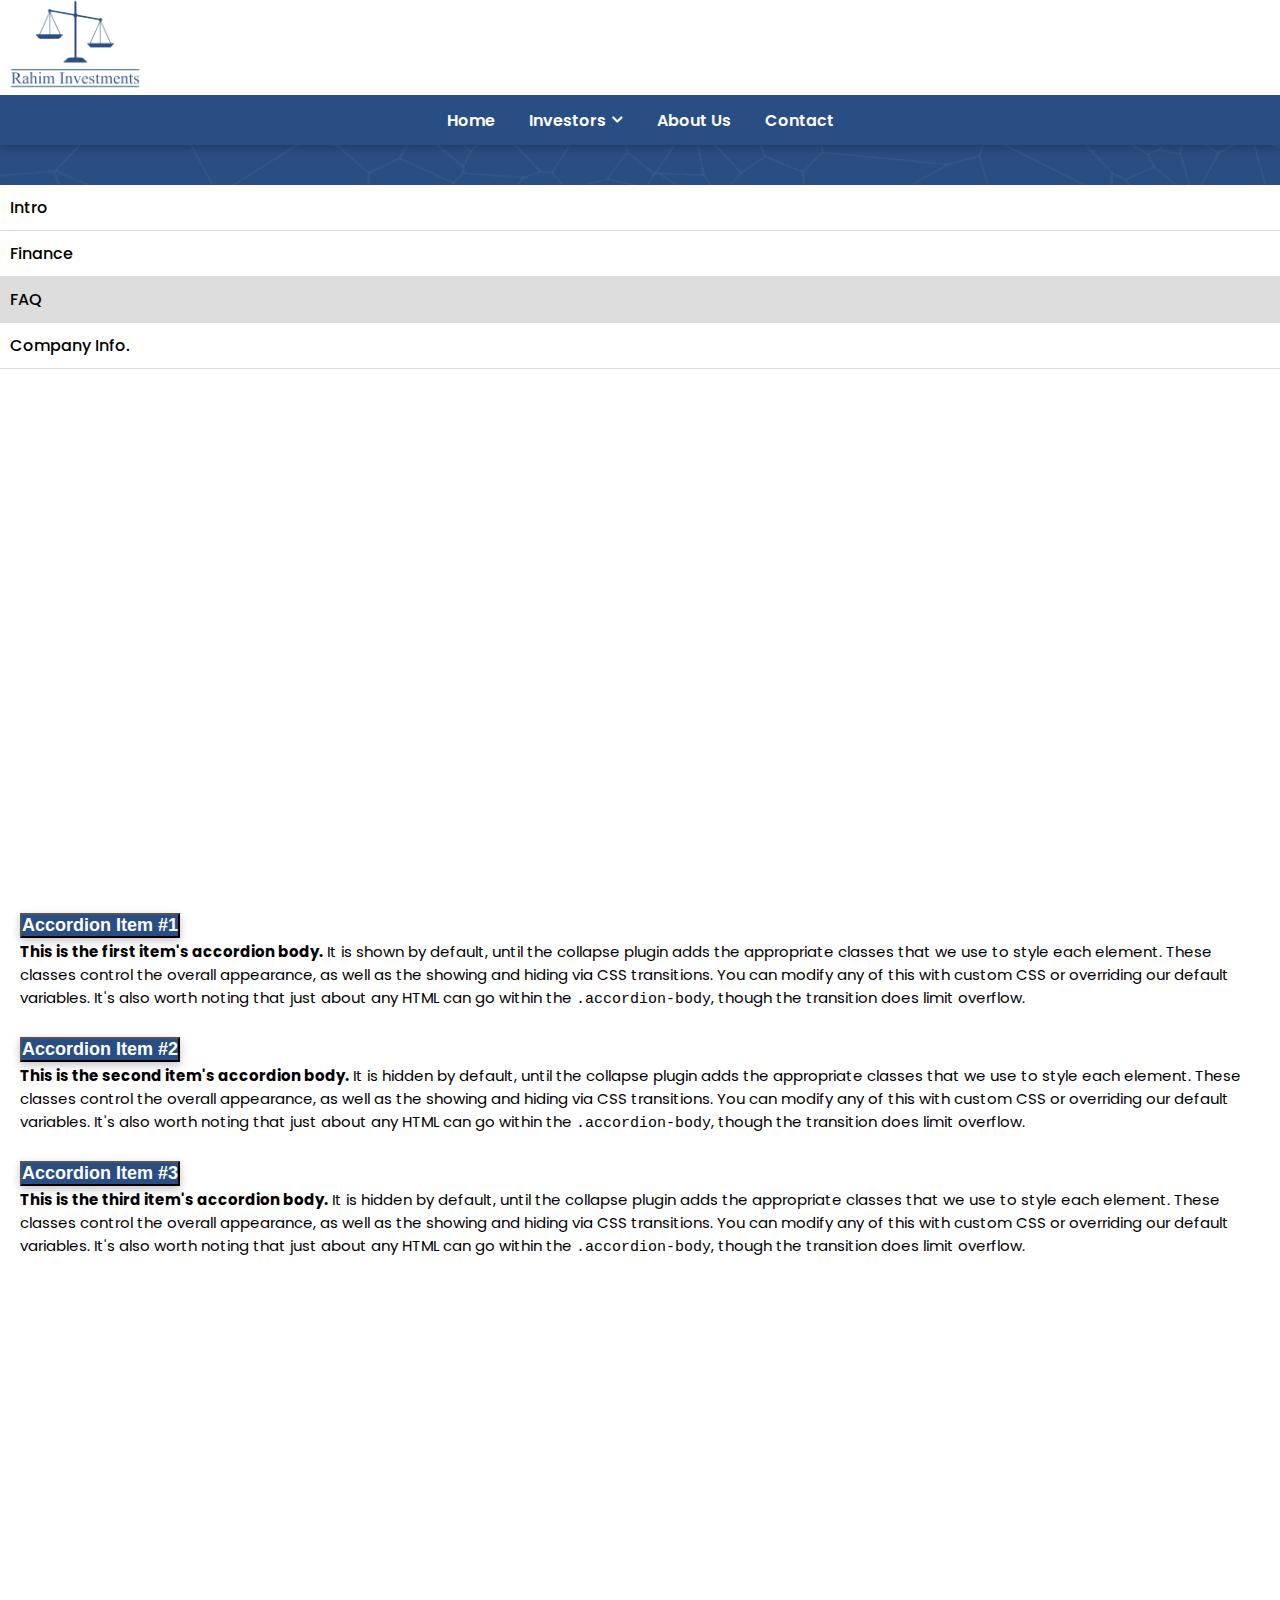
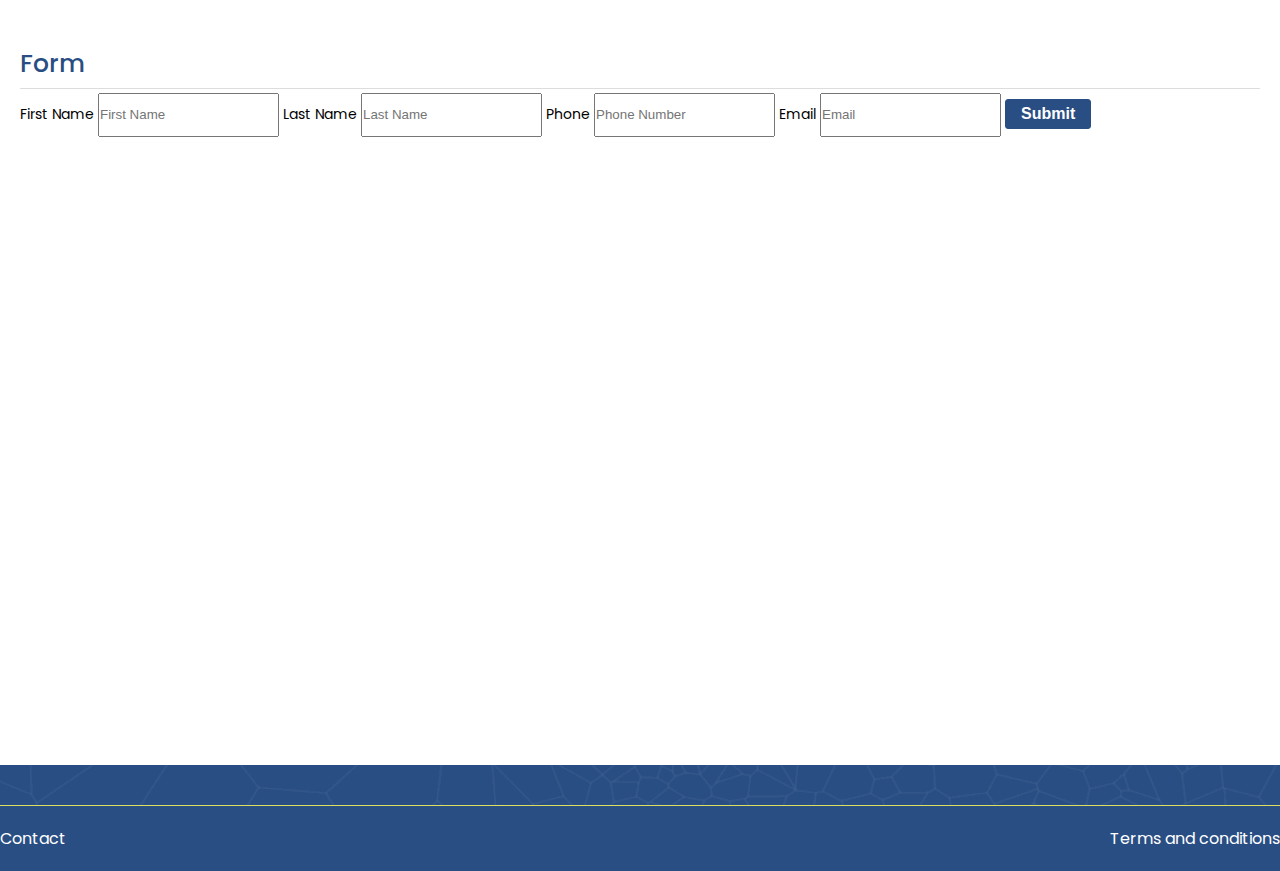
<file: faq.html>
<!DOCTYPE html>
<html>
<head>
	<meta charset="utf-8">
	<meta name="viewport" content="width=device-width, initial-scale=1">
	<title>Invest</title>
	<!-- Pavicon ICon -->
	<link rel="shortcut icon" href="assets/images/favicon.png" type="image/x-icon">

	<!-- Boostrap-5 CDN -->
	<link href="https://cdn.jsdelivr.net/npm/bootstrap@5.0.2/dist/css/bootstrap.min.css" rel="stylesheet" integrity="sha384-EVSTQN3/azprG1Anm3QDgpJLIm9Nao0Yz1ztcQTwFspd3yD65VohhpuuCOmLASjC" crossorigin="anonymous">
	<!-- Fontawesome Link -->
	<link rel="stylesheet" type="text/css" href="assets/fonts/fontawesome/css/all.css">
	<!-- Google Font Link -->
	<link href="https://fonts.googleapis.com/css2?family=Poppins:wght@100;200;300;400;500;600;700;800;900&display=swap" rel="stylesheet">
	<!-- Owl carosal -->
	<link rel="stylesheet" type="text/css" href="assets/plugins/owl-carousel/owl.carousel.min.css">
	<!-- Main CSS Link -->
	<link rel="stylesheet" type="text/css" href="assets/css/style.css">
	<link rel="stylesheet" type="text/css" href="assets/css/responsive.css">
</head>
<body>

<!-- Header -->
<header class="header-section">
	<div class="header-top-wrap">
		<div class="container">
			<div class="header-top-outer">
				<a href="index.html" class="brand-logo-outer">
		            <img class="brand" src="assets/images/logo1.png" alt="Logo">
		        </a>
		        <!-- <div class="header-top-menu">
		        	<ul class="header-top-list">
		        		<li class="header-top-list-item">
		        			<a href="register.html" class="header-top-list-item-link">
		        				Register
		        			</a>
		        		</li>
		        		<li class="header-top-list-item item-has-submenu">
		        			<a href="#" class="header-top-list-item-link">
		        				Language
		        				<i class="fa fa-chevron-down"></i>
		        			</a>
		        			<ul class="language-item-submenu">
			                    <li class="submenu-item">
			                        <a href="#" class="submenu-item-link">
			                            NL
			                        </a>
			                    </li>
			                    <li class="submenu-item">
			                        <a href="#" class="submenu-item-link">
			                            EN
			                        </a>
			                    </li>
							</ul>
		        		</li>
		        	</ul>
		        </div> -->
			</div>
		</div>
	</div>  
    <div class="header-bottom-wrap">
    	<div class="container">    		
		    <nav class="nav-items-wrapper">			    
		        <div class="nav-toggle-btn">
		            <div class="btn-inner"></div>
		        </div>    		
		        <ul class="nav-list">
		            <li class="nav-item">
		                <a href="index.html" class="nav-item-link active">
		                	Home
		                </a>
		            </li>
		            <!-- <li class="nav-item">
		                <a href="#" class="nav-item-link">
		                	Investors
		                </a>
		            </li> -->
		            <li class="nav-item item-has-submenu">
		                <a href="investor.html" class="nav-item-link">
		                 	Investors
		                 	<i class="fa fa-chevron-down"></i>
		                </a>
		                <ul class="nav-item-submenu">
		                    <li class="submenu-item">
		                        <a href="register.html" class="submenu-item-link">
		                            Register
		                        </a>
		                    </li>
		                    <!-- <li class="submenu-item">
		                        <a href="process.html" class="submenu-item-link">
		                            How does it work
		                        </a>
		                    </li> -->
						</ul>
		            </li>
		            <li class="nav-item">
		                <a href="about.html" class="nav-item-link">
		                 	About us
		                </a>
		            </li>
		            <li class="nav-item">
		                <a href="contact.html" class="nav-item-link">
		                 	Contact
		                </a>
		            </li>
		        </ul>     
		    </nav>
	    </div>
    </div>
</header>
<!-- /Header -->

<main style="background-color: #294e83;">
	<section class="project-details-section">
		<div class="container">
			<div class="row">
				<div class="col-lg-2 col-md-2">
					<div class="project-details-sidebar-left">
						<div class="sidebar-left-items-wrap">
							<ul class="sidebar-left-list">
								<li class="sidebar-left-list-item">
									<a href="project-details.html" class="sidebar-left-list-item-link">
										Intro
									</a>
								</li>
								<li class="sidebar-left-list-item">
									<a href="#" class="sidebar-left-list-item-link">
										Finance
									</a>
								</li>
								<li class="sidebar-left-list-item">
									<a href="faq.html" class="sidebar-left-list-item-link active">
										FAQ
									</a>
								</li>
								<li class="sidebar-left-list-item">
									<a href="#" class="sidebar-left-list-item-link">
										Company Info.
									</a>
								</li>
							</ul>
						</div>
					</div>
				</div>
				<div class="col-lg-7 col-md-7">
					<div class="project-details-center">
						<div class="project-details-faq-wrap">
							<div class="accordion" id="accordionExample">
								<div class="accordion-item">
								    <h2 class="accordion-header" id="headingOne">
								      <button class="accordion-button" type="button" data-bs-toggle="collapse" data-bs-target="#collapseOne" aria-expanded="true" aria-controls="collapseOne">
								        Accordion Item #1
								      </button>
								    </h2>
								    <div id="collapseOne" class="accordion-collapse collapse show" aria-labelledby="headingOne" data-bs-parent="#accordionExample">
								      <div class="accordion-body">
								        <strong>This is the first item's accordion body.</strong> It is shown by default, until the collapse plugin adds the appropriate classes that we use to style each element. These classes control the overall appearance, as well as the showing and hiding via CSS transitions. You can modify any of this with custom CSS or overriding our default variables. It's also worth noting that just about any HTML can go within the <code>.accordion-body</code>, though the transition does limit overflow.
								      </div>
								    </div>
								</div>
								<div class="accordion-item">
								    <h2 class="accordion-header" id="headingTwo">
								      <button class="accordion-button collapsed" type="button" data-bs-toggle="collapse" data-bs-target="#collapseTwo" aria-expanded="false" aria-controls="collapseTwo">
								        Accordion Item #2
								      </button>
								    </h2>
								    <div id="collapseTwo" class="accordion-collapse collapse" aria-labelledby="headingTwo" data-bs-parent="#accordionExample">
								      <div class="accordion-body">
								        <strong>This is the second item's accordion body.</strong> It is hidden by default, until the collapse plugin adds the appropriate classes that we use to style each element. These classes control the overall appearance, as well as the showing and hiding via CSS transitions. You can modify any of this with custom CSS or overriding our default variables. It's also worth noting that just about any HTML can go within the <code>.accordion-body</code>, though the transition does limit overflow.
								      </div>
								    </div>
								</div>
								<div class="accordion-item">
								    <h2 class="accordion-header" id="headingThree">
								      <button class="accordion-button collapsed" type="button" data-bs-toggle="collapse" data-bs-target="#collapseThree" aria-expanded="false" aria-controls="collapseThree">
								        Accordion Item #3
								      </button>
								    </h2>
								    <div id="collapseThree" class="accordion-collapse collapse" aria-labelledby="headingThree" data-bs-parent="#accordionExample">
								      <div class="accordion-body">
								        <strong>This is the third item's accordion body.</strong> It is hidden by default, until the collapse plugin adds the appropriate classes that we use to style each element. These classes control the overall appearance, as well as the showing and hiding via CSS transitions. You can modify any of this with custom CSS or overriding our default variables. It's also worth noting that just about any HTML can go within the <code>.accordion-body</code>, though the transition does limit overflow.
								      </div>
								    </div>
								</div>
							</div>
						</div>
					</div>
				</div>
				<div class="col-lg-3 col-md-3">
					<div class="project-details-sidebar-right">
						<h4 class="sidebar-right-title">
							Form
						</h4>
						<form class="sidebar-right-form" action="" method="">
							<label for="f_name">First Name</label>
							<input type="text" name="f_name" class="form-control" placeholder="First Name">
							<label for="l_name">Last Name</label>
							<input type="text" name="l_name" class="form-control" placeholder="Last Name">
							<label for="phone">Phone</label>
							<input type="number" name="phone" class="form-control" placeholder="Phone Number">
							<label for="email">Email</label>
							<input type="email" name="email" class="form-control" placeholder="Email">
							<button type="submit" class="sidebar-right-form-btn">Submit</button>
						</form>
					</div>
				</div>
			</div>
		</div>
	</section>
</main>

<!-- Footer -->
<footer class="footer-section">
	<div class="container">
		<div class="footer-items-wrapper">
			<a href="contact.html" class="footer-list-item-link">Contact</a>
			<a href="policy.html" class="footer-list-item-link">Terms and conditions</a>
		</div>		
	</div>
</footer>
<!-- /Footer -->



<!-- Jquery CDN -->
<script src="https://ajax.googleapis.com/ajax/libs/jquery/3.6.0/jquery.min.js"></script>
<!-- Boostarap CDN -->
<script src="https://cdn.jsdelivr.net/npm/@popperjs/core@2.9.2/dist/umd/popper.min.js" integrity="sha384-IQsoLXl5PILFhosVNubq5LC7Qb9DXgDA9i+tQ8Zj3iwWAwPtgFTxbJ8NT4GN1R8p" crossorigin="anonymous"></script>
<script src="https://cdn.jsdelivr.net/npm/bootstrap@5.0.2/dist/js/bootstrap.min.js" integrity="sha384-cVKIPhGWiC2Al4u+LWgxfKTRIcfu0JTxR+EQDz/bgldoEyl4H0zUF0QKbrJ0EcQF" crossorigin="anonymous"></script>
<!-- owl carosal js -->
<script src="assets/plugins/owl-carousel/owl.carousel.min.js"></script>
<!-- Main JS -->
<script src="assets/js/main.js"></script>
</body>
</html>
</file>
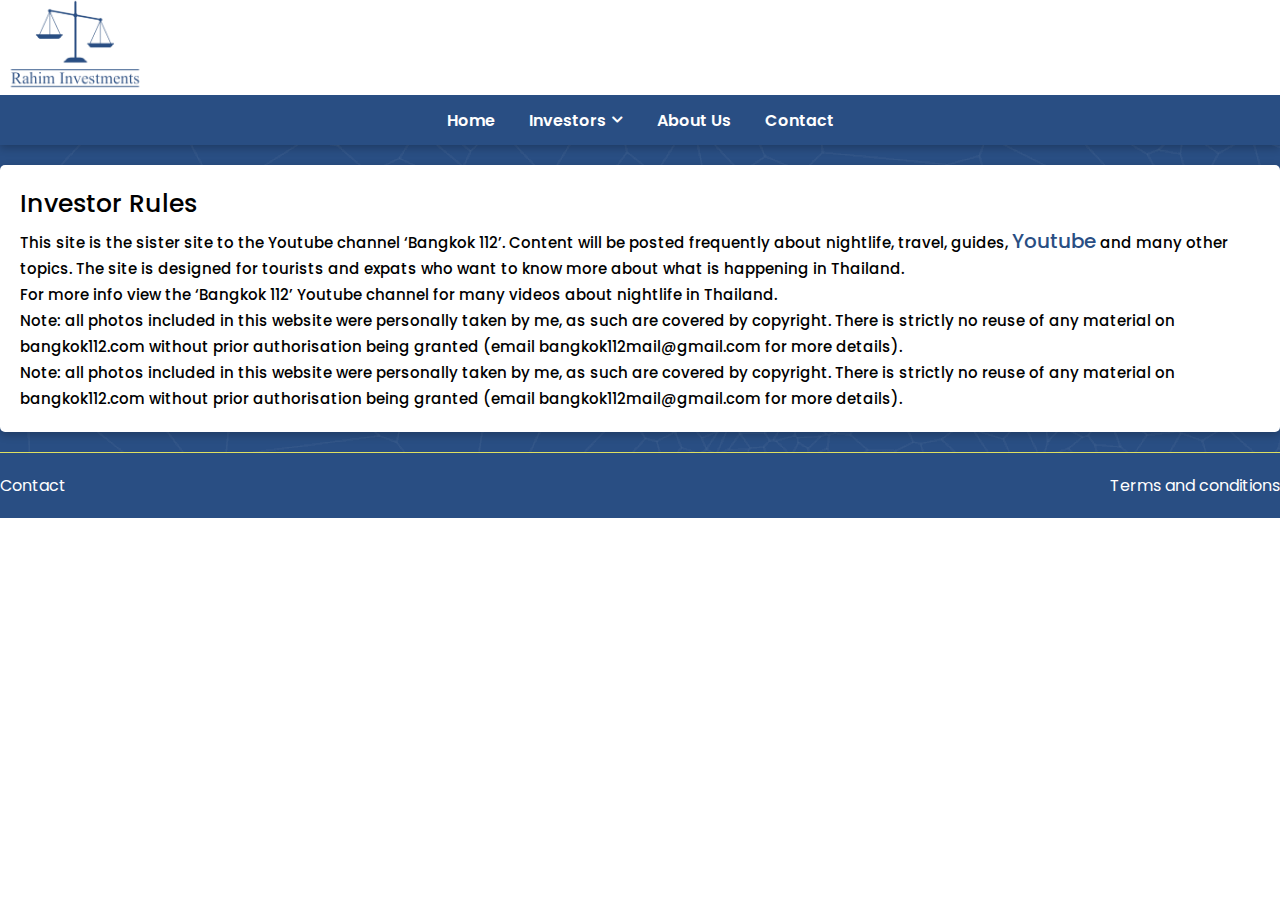
<file: investor.html>
<!DOCTYPE html>
<html>
<head>
	<meta charset="utf-8">
	<meta name="viewport" content="width=device-width, initial-scale=1">
	<title>Invest</title>
	<!-- Pavicon ICon -->
	<link rel="shortcut icon" href="assets/images/favicon.png" type="image/x-icon">

	<!-- Boostrap-5 CDN -->
	<link href="https://cdn.jsdelivr.net/npm/bootstrap@5.0.2/dist/css/bootstrap.min.css" rel="stylesheet" integrity="sha384-EVSTQN3/azprG1Anm3QDgpJLIm9Nao0Yz1ztcQTwFspd3yD65VohhpuuCOmLASjC" crossorigin="anonymous">
	<!-- Fontawesome Link -->
	<link rel="stylesheet" type="text/css" href="assets/fonts/fontawesome/css/all.css">
	<!-- Google Font Link -->
	<link href="https://fonts.googleapis.com/css2?family=Poppins:wght@100;200;300;400;500;600;700;800;900&display=swap" rel="stylesheet">
	<!-- Owl carosal -->
	<link rel="stylesheet" type="text/css" href="assets/plugins/owl-carousel/owl.carousel.min.css">
	<!-- Main CSS Link -->
	<link rel="stylesheet" type="text/css" href="assets/css/style.css">
	<link rel="stylesheet" type="text/css" href="assets/css/responsive.css">
</head>
<body>

<!-- Header -->
<header class="header-section">
	<div class="header-top-wrap">
		<div class="container">
			<div class="header-top-outer">
				<a href="index.html" class="brand-logo-outer">
		            <img class="brand" src="assets/images/logo1.png" alt="Logo">
		        </a>
		        <!-- <div class="header-top-menu">
		        	<ul class="header-top-list">
		        		<li class="header-top-list-item">
		        			<a href="register.html" class="header-top-list-item-link">
		        				Register
		        			</a>
		        		</li>
		        		<li class="header-top-list-item item-has-submenu">
		        			<a href="#" class="header-top-list-item-link">
		        				Language
		        				<i class="fa fa-chevron-down"></i>
		        			</a>
		        			<ul class="language-item-submenu">
			                    <li class="submenu-item">
			                        <a href="#" class="submenu-item-link">
			                            NL
			                        </a>
			                    </li>
			                    <li class="submenu-item">
			                        <a href="#" class="submenu-item-link">
			                            EN
			                        </a>
			                    </li>
							</ul>
		        		</li>
		        	</ul>
		        </div> -->
			</div>
		</div>
	</div>  
    <div class="header-bottom-wrap">
    	<div class="container">    		
		    <nav class="nav-items-wrapper">			    
		        <div class="nav-toggle-btn">
		            <div class="btn-inner"></div>
		        </div>    		
		        <ul class="nav-list">
		            <li class="nav-item">
		                <a href="index.html" class="nav-item-link active">
		                	Home
		                </a>
		            </li>
		            <!-- <li class="nav-item">
		                <a href="#" class="nav-item-link">
		                	Investors
		                </a>
		            </li> -->
		            <li class="nav-item item-has-submenu">
		                <a href="investor.html" class="nav-item-link">
		                 	Investors
		                 	<i class="fa fa-chevron-down"></i>
		                </a>
		                <ul class="nav-item-submenu">
		                    <li class="submenu-item">
		                        <a href="register.html" class="submenu-item-link">
		                            Register
		                        </a>
		                    </li>
		                    <!-- <li class="submenu-item">
		                        <a href="process.html" class="submenu-item-link">
		                            How does it work
		                        </a>
		                    </li> -->
						</ul>
		            </li>
		            <li class="nav-item">
		                <a href="about.html" class="nav-item-link">
		                 	About us
		                </a>
		            </li>
		            <li class="nav-item">
		                <a href="contact.html" class="nav-item-link">
		                 	Contact
		                </a>
		            </li>
		        </ul>     
		    </nav>
	    </div>
    </div>
</header>
<!-- /Header -->

<main style="background-color: #294e83;">
	<!-- About -->
	<section class="policy-section">
		<div class="container">
			<div class="policy-sec-content-wrap">
				<h2 class="policy-sec-title">
					Investor Rules
				</h2>
				<p class="policy-sec-content">
					This site is the sister site to the Youtube channel ‘Bangkok 112’. Content will be posted frequently about nightlife, travel, guides, <a href="#">Youtube</a> and many other topics. The site is designed for tourists and expats who want to know more about what is happening in Thailand.
				</p>
				<p class="policy-sec-content">
					For more info view the ‘Bangkok 112’ Youtube channel for many videos about nightlife in Thailand.
				</p>
				<p class="policy-sec-content">
					Note: all photos included in this website were personally taken by me, as such are covered by copyright. There is strictly no reuse of any material on bangkok112.com without prior authorisation being granted (email bangkok112mail@gmail.com for more details).
				</p>				
				<p class="policy-sec-content">
					Note: all photos included in this website were personally taken by me, as such are covered by copyright. There is strictly no reuse of any material on bangkok112.com without prior authorisation being granted (email bangkok112mail@gmail.com for more details).
				</p>
			</div>
		</div>
	</section>
	<!-- /About -->
</main>

<!-- Footer -->
<footer class="footer-section">
	<div class="container">
		<div class="footer-items-wrapper">
			<a href="contact.html" class="footer-list-item-link">Contact</a>
			<a href="policy.html" class="footer-list-item-link">Terms and conditions</a>
		</div>		
	</div>
</footer>
<!-- /Footer -->



<!-- Jquery CDN -->
<script src="https://ajax.googleapis.com/ajax/libs/jquery/3.6.0/jquery.min.js"></script>
<!-- Boostarap CDN -->
<script src="https://cdn.jsdelivr.net/npm/@popperjs/core@2.9.2/dist/umd/popper.min.js" integrity="sha384-IQsoLXl5PILFhosVNubq5LC7Qb9DXgDA9i+tQ8Zj3iwWAwPtgFTxbJ8NT4GN1R8p" crossorigin="anonymous"></script>
<script src="https://cdn.jsdelivr.net/npm/bootstrap@5.0.2/dist/js/bootstrap.min.js" integrity="sha384-cVKIPhGWiC2Al4u+LWgxfKTRIcfu0JTxR+EQDz/bgldoEyl4H0zUF0QKbrJ0EcQF" crossorigin="anonymous"></script>
<!-- owl carosal js -->
<script src="assets/plugins/owl-carousel/owl.carousel.min.js"></script>
<!-- Main JS -->
<script src="assets/js/main.js"></script>
</body>
</html>
</file>
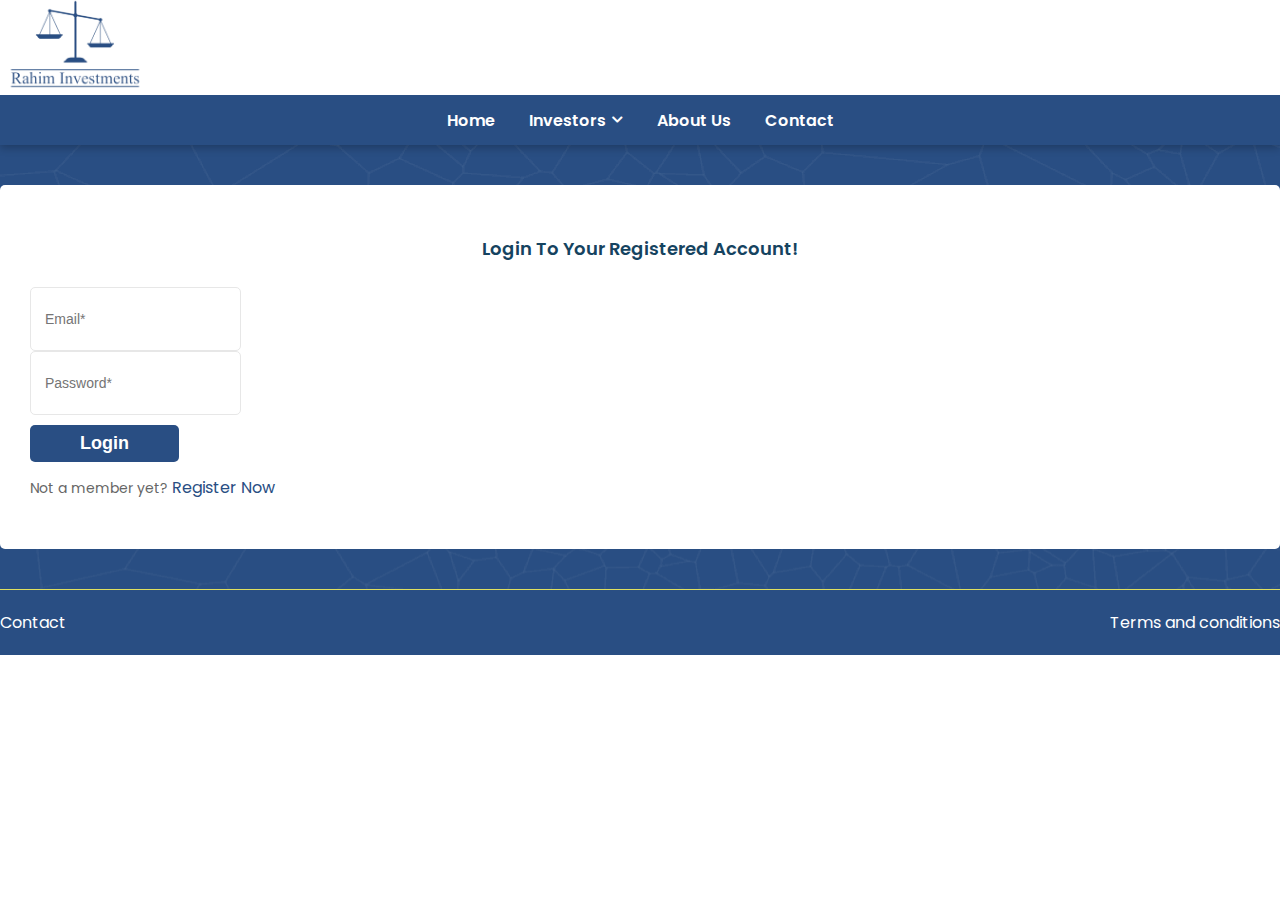
<file: login.html>
<!DOCTYPE html>
<html>
<head>
	<meta charset="utf-8">
	<meta name="viewport" content="width=device-width, initial-scale=1">
	<title>Invest</title>
	<!-- Pavicon ICon -->
	<link rel="shortcut icon" href="assets/images/favicon.png" type="image/x-icon">

	<!-- Boostrap-5 CDN -->
	<link href="https://cdn.jsdelivr.net/npm/bootstrap@5.0.2/dist/css/bootstrap.min.css" rel="stylesheet" integrity="sha384-EVSTQN3/azprG1Anm3QDgpJLIm9Nao0Yz1ztcQTwFspd3yD65VohhpuuCOmLASjC" crossorigin="anonymous">
	<!-- Fontawesome Link -->
	<link rel="stylesheet" type="text/css" href="assets/fonts/fontawesome/css/all.css">
	<!-- Google Font Link -->
	<link href="https://fonts.googleapis.com/css2?family=Poppins:wght@100;200;300;400;500;600;700;800;900&display=swap" rel="stylesheet">
	<!-- Owl carosal -->
	<link rel="stylesheet" type="text/css" href="assets/plugins/owl-carousel/owl.carousel.min.css">
	<!-- Main CSS Link -->
	<link rel="stylesheet" type="text/css" href="assets/css/style.css">
	<link rel="stylesheet" type="text/css" href="assets/css/responsive.css">
</head>
<body>

<!-- Header -->
<header class="header-section">
	<div class="header-top-wrap">
		<div class="container">
			<div class="header-top-outer">
				<a href="index.html" class="brand-logo-outer">
		            <img class="brand" src="assets/images/logo1.png" alt="Logo">
		        </a>
		        <!-- <div class="header-top-menu">
		        	<ul class="header-top-list">
		        		<li class="header-top-list-item">
		        			<a href="register.html" class="header-top-list-item-link">
		        				Register
		        			</a>
		        		</li>
		        		<li class="header-top-list-item item-has-submenu">
		        			<a href="#" class="header-top-list-item-link">
		        				Language
		        				<i class="fa fa-chevron-down"></i>
		        			</a>
		        			<ul class="language-item-submenu">
			                    <li class="submenu-item">
			                        <a href="#" class="submenu-item-link">
			                            NL
			                        </a>
			                    </li>
			                    <li class="submenu-item">
			                        <a href="#" class="submenu-item-link">
			                            EN
			                        </a>
			                    </li>
							</ul>
		        		</li>
		        	</ul>
		        </div> -->
			</div>
		</div>
	</div>  
    <div class="header-bottom-wrap">
    	<div class="container">    		
		    <nav class="nav-items-wrapper">			    
		        <div class="nav-toggle-btn">
		            <div class="btn-inner"></div>
		        </div>    		
		        <ul class="nav-list">
		            <li class="nav-item">
		                <a href="index.html" class="nav-item-link active">
		                	Home
		                </a>
		            </li>
		            <!-- <li class="nav-item">
		                <a href="#" class="nav-item-link">
		                	Investors
		                </a>
		            </li> -->
		            <li class="nav-item item-has-submenu">
		                <a href="investor.html" class="nav-item-link">
		                 	Investors
		                 	<i class="fa fa-chevron-down"></i>
		                </a>
		                <ul class="nav-item-submenu">
		                    <li class="submenu-item">
		                        <a href="register.html" class="submenu-item-link">
		                            Register
		                        </a>
		                    </li>
		                    <!-- <li class="submenu-item">
		                        <a href="process.html" class="submenu-item-link">
		                            How does it work
		                        </a>
		                    </li> -->
						</ul>
		            </li>
		            <li class="nav-item">
		                <a href="about.html" class="nav-item-link">
		                 	About us
		                </a>
		            </li>
		            <li class="nav-item">
		                <a href="contact.html" class="nav-item-link">
		                 	Contact
		                </a>
		            </li>
		        </ul>     
		    </nav>
	    </div>
    </div>
</header>
<!-- /Header -->

<main style="background-color: #294e83;">
	<section class="login-section">
		<div class="container">
			<div class="row">
				<div class="col-lg-6 col-md-12 m-auto">
					<form id="login-form" action="" method="post" class="login-form">							
						<div class="col-md-12 m-auto login-custom supplier">
							<h4>login to your registered account!</h4>
							<div class="col-md-12 form-group mb-3">
								<input type="email" name="email" placeholder="Email*" class="form-control">
							</div>
							<div class="col-md-12 form-group mb-3">
								<input type="password" name="password" placeholder="Password*" class="form-control">
							</div>
							<div class="col-md-12 px-0">
								<button type="submit">
									Login
								</button>
							</div>
							<p class="link-bottom">
								Not a member yet?
								<a href="register.html">Register Now</a>
							</p>
						</div>
					</form>
				</div>
			</div>
		</div>
	</section>
</main>

<!-- Footer -->
<footer class="footer-section">
	<div class="container">
		<div class="footer-items-wrapper">
			<a href="contact.html" class="footer-list-item-link">Contact</a>
			<a href="policy.html" class="footer-list-item-link">Terms and conditions</a>
		</div>		
	</div>
</footer>
<!-- /Footer -->



<!-- Jquery CDN -->
<script src="https://ajax.googleapis.com/ajax/libs/jquery/3.6.0/jquery.min.js"></script>
<!-- Boostarap CDN -->
<script src="https://cdn.jsdelivr.net/npm/@popperjs/core@2.9.2/dist/umd/popper.min.js" integrity="sha384-IQsoLXl5PILFhosVNubq5LC7Qb9DXgDA9i+tQ8Zj3iwWAwPtgFTxbJ8NT4GN1R8p" crossorigin="anonymous"></script>
<script src="https://cdn.jsdelivr.net/npm/bootstrap@5.0.2/dist/js/bootstrap.min.js" integrity="sha384-cVKIPhGWiC2Al4u+LWgxfKTRIcfu0JTxR+EQDz/bgldoEyl4H0zUF0QKbrJ0EcQF" crossorigin="anonymous"></script>
<!-- owl carosal js -->
<script src="assets/plugins/owl-carousel/owl.carousel.min.js"></script>
<!-- Main JS -->
<script src="assets/js/main.js"></script>
</body>
</html>
</file>
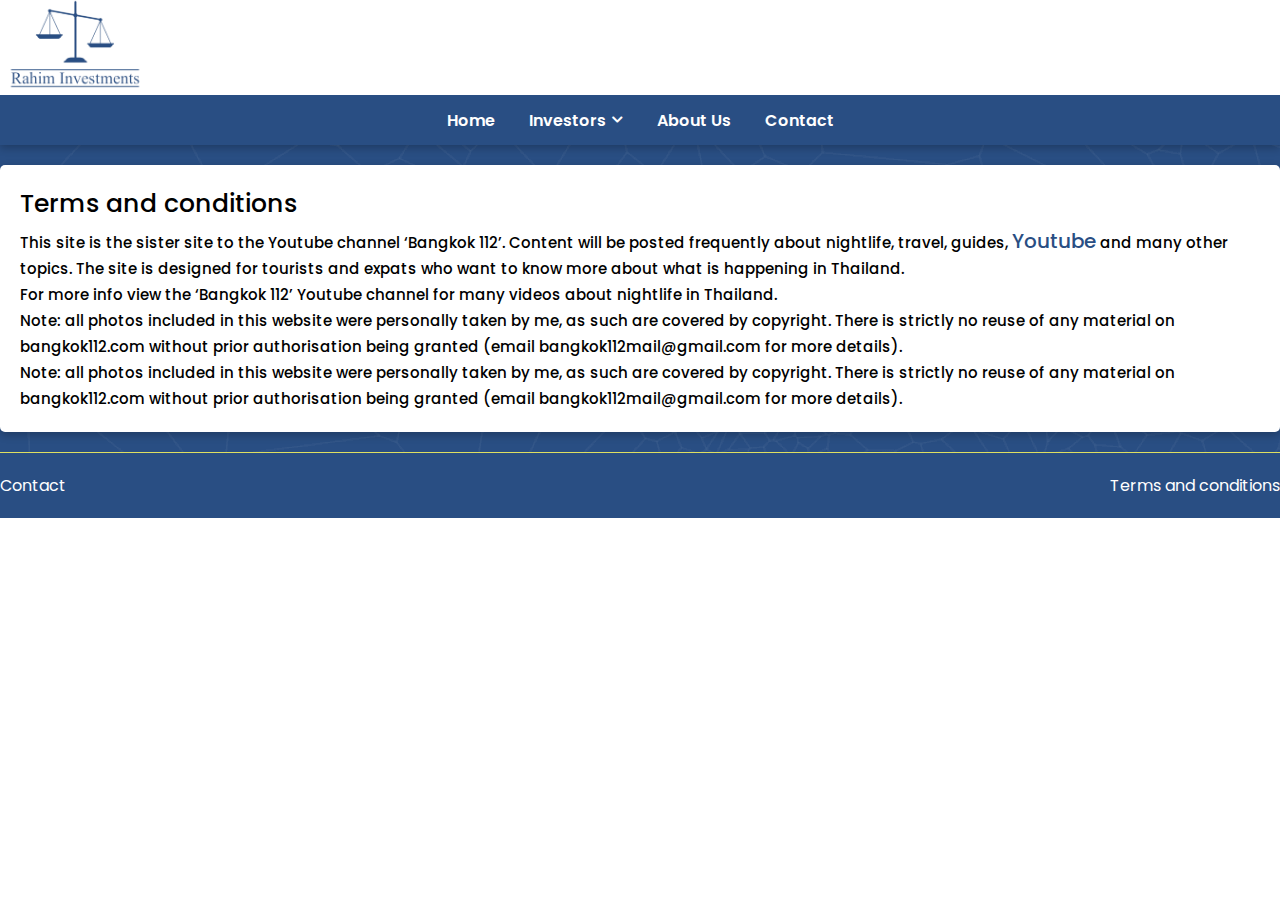
<file: policy.html>
<!DOCTYPE html>
<html>
<head>
	<meta charset="utf-8">
	<meta name="viewport" content="width=device-width, initial-scale=1">
	<title>Invest</title>
	<!-- Pavicon ICon -->
	<link rel="shortcut icon" href="assets/images/favicon.png" type="image/x-icon">

	<!-- Boostrap-5 CDN -->
	<link href="https://cdn.jsdelivr.net/npm/bootstrap@5.0.2/dist/css/bootstrap.min.css" rel="stylesheet" integrity="sha384-EVSTQN3/azprG1Anm3QDgpJLIm9Nao0Yz1ztcQTwFspd3yD65VohhpuuCOmLASjC" crossorigin="anonymous">
	<!-- Fontawesome Link -->
	<link rel="stylesheet" type="text/css" href="assets/fonts/fontawesome/css/all.css">
	<!-- Google Font Link -->
	<link href="https://fonts.googleapis.com/css2?family=Poppins:wght@100;200;300;400;500;600;700;800;900&display=swap" rel="stylesheet">
	<!-- Owl carosal -->
	<link rel="stylesheet" type="text/css" href="assets/plugins/owl-carousel/owl.carousel.min.css">
	<!-- Main CSS Link -->
	<link rel="stylesheet" type="text/css" href="assets/css/style.css">
	<link rel="stylesheet" type="text/css" href="assets/css/responsive.css">
</head>
<body>

<!-- Header -->
<header class="header-section">
	<div class="header-top-wrap">
		<div class="container">
			<div class="header-top-outer">
				<a href="index.html" class="brand-logo-outer">
		            <img class="brand" src="assets/images/logo1.png" alt="Logo">
		        </a>
		        <!-- <div class="header-top-menu">
		        	<ul class="header-top-list">
		        		<li class="header-top-list-item">
		        			<a href="register.html" class="header-top-list-item-link">
		        				Register
		        			</a>
		        		</li>
		        		<li class="header-top-list-item item-has-submenu">
		        			<a href="#" class="header-top-list-item-link">
		        				Language
		        				<i class="fa fa-chevron-down"></i>
		        			</a>
		        			<ul class="language-item-submenu">
			                    <li class="submenu-item">
			                        <a href="#" class="submenu-item-link">
			                            NL
			                        </a>
			                    </li>
			                    <li class="submenu-item">
			                        <a href="#" class="submenu-item-link">
			                            EN
			                        </a>
			                    </li>
							</ul>
		        		</li>
		        	</ul>
		        </div> -->
			</div>
		</div>
	</div>  
    <div class="header-bottom-wrap">
    	<div class="container">    		
		    <nav class="nav-items-wrapper">			    
		        <div class="nav-toggle-btn">
		            <div class="btn-inner"></div>
		        </div>    		
		        <ul class="nav-list">
		            <li class="nav-item">
		                <a href="index.html" class="nav-item-link active">
		                	Home
		                </a>
		            </li>
		            <!-- <li class="nav-item">
		                <a href="#" class="nav-item-link">
		                	Investors
		                </a>
		            </li> -->
		            <li class="nav-item item-has-submenu">
		                <a href="investor.html" class="nav-item-link">
		                 	Investors
		                 	<i class="fa fa-chevron-down"></i>
		                </a>
		                <ul class="nav-item-submenu">
		                    <li class="submenu-item">
		                        <a href="register.html" class="submenu-item-link">
		                            Register
		                        </a>
		                    </li>
		                    <!-- <li class="submenu-item">
		                        <a href="process.html" class="submenu-item-link">
		                            How does it work
		                        </a>
		                    </li> -->
						</ul>
		            </li>
		            <li class="nav-item">
		                <a href="about.html" class="nav-item-link">
		                 	About us
		                </a>
		            </li>
		            <li class="nav-item">
		                <a href="contact.html" class="nav-item-link">
		                 	Contact
		                </a>
		            </li>
		        </ul>     
		    </nav>
	    </div>
    </div>
</header>
<!-- /Header -->

<main style="background-color: #294e83;">
	<!-- About -->
	<section class="policy-section">
		<div class="container">
			<div class="policy-sec-content-wrap">
				<h2 class="policy-sec-title">
					Terms and conditions
				</h2>
				<p class="policy-sec-content">
					This site is the sister site to the Youtube channel ‘Bangkok 112’. Content will be posted frequently about nightlife, travel, guides, <a href="#">Youtube</a> and many other topics. The site is designed for tourists and expats who want to know more about what is happening in Thailand.
				</p>
				<p class="policy-sec-content">
					For more info view the ‘Bangkok 112’ Youtube channel for many videos about nightlife in Thailand.
				</p>
				<p class="policy-sec-content">
					Note: all photos included in this website were personally taken by me, as such are covered by copyright. There is strictly no reuse of any material on bangkok112.com without prior authorisation being granted (email bangkok112mail@gmail.com for more details).
				</p>				
				<p class="policy-sec-content">
					Note: all photos included in this website were personally taken by me, as such are covered by copyright. There is strictly no reuse of any material on bangkok112.com without prior authorisation being granted (email bangkok112mail@gmail.com for more details).
				</p>
			</div>
		</div>
	</section>
	<!-- /About -->
</main>

<!-- Footer -->
<footer class="footer-section">
	<div class="container">
		<div class="footer-items-wrapper">
			<a href="contact.html" class="footer-list-item-link">Contact</a>
			<a href="policy.html" class="footer-list-item-link">Terms and conditions</a>
		</div>		
	</div>
</footer>
<!-- /Footer -->



<!-- Jquery CDN -->
<script src="https://ajax.googleapis.com/ajax/libs/jquery/3.6.0/jquery.min.js"></script>
<!-- Boostarap CDN -->
<script src="https://cdn.jsdelivr.net/npm/@popperjs/core@2.9.2/dist/umd/popper.min.js" integrity="sha384-IQsoLXl5PILFhosVNubq5LC7Qb9DXgDA9i+tQ8Zj3iwWAwPtgFTxbJ8NT4GN1R8p" crossorigin="anonymous"></script>
<script src="https://cdn.jsdelivr.net/npm/bootstrap@5.0.2/dist/js/bootstrap.min.js" integrity="sha384-cVKIPhGWiC2Al4u+LWgxfKTRIcfu0JTxR+EQDz/bgldoEyl4H0zUF0QKbrJ0EcQF" crossorigin="anonymous"></script>
<!-- owl carosal js -->
<script src="assets/plugins/owl-carousel/owl.carousel.min.js"></script>
<!-- Main JS -->
<script src="assets/js/main.js"></script>
</body>
</html>
</file>
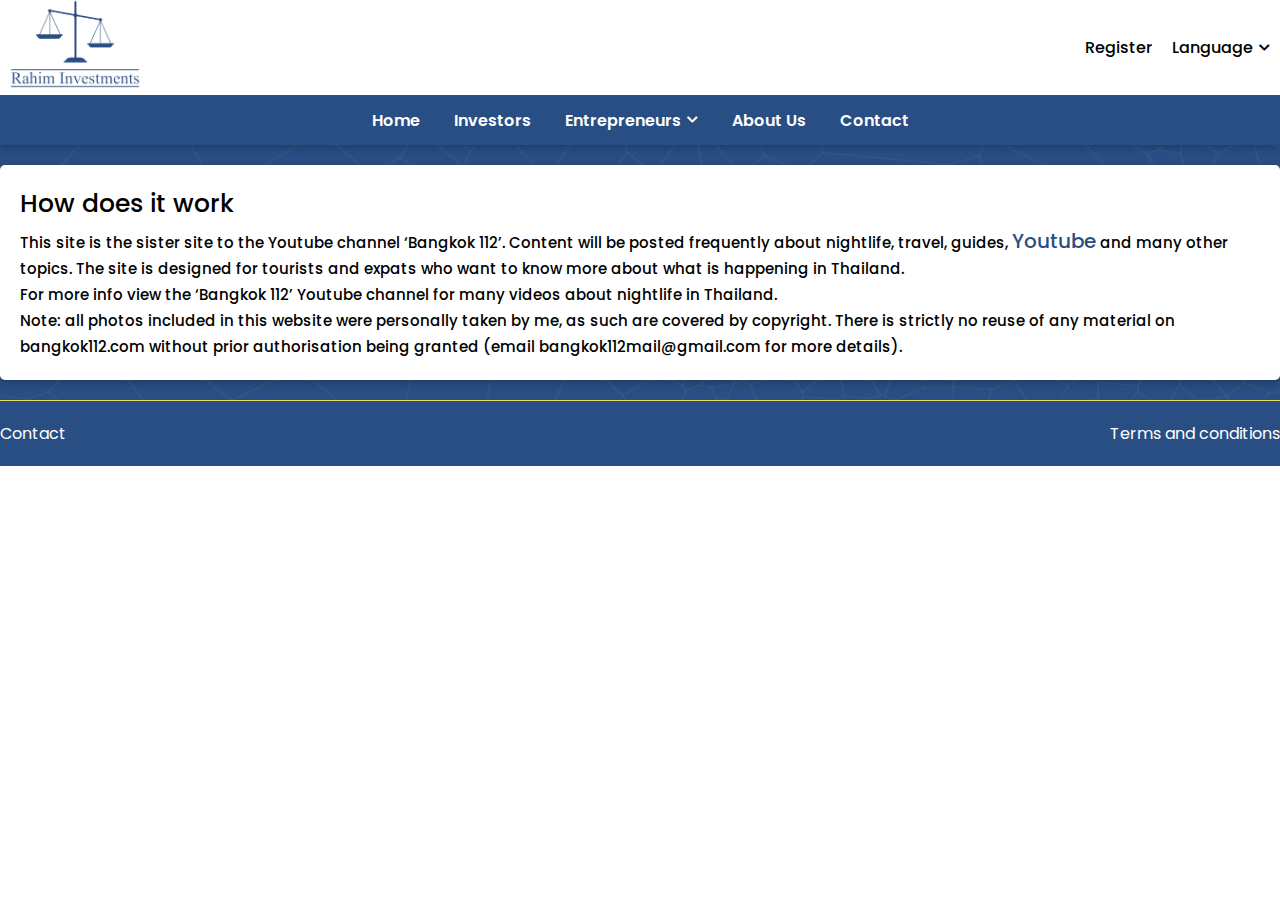
<file: process.html>
<!DOCTYPE html>
<html>
<head>
	<meta charset="utf-8">
	<meta name="viewport" content="width=device-width, initial-scale=1">
	<title>Invest</title>
	<!-- Pavicon ICon -->
	<link rel="shortcut icon" href="assets/images/favicon.png" type="image/x-icon">

	<!-- Boostrap-5 CDN -->
	<link href="https://cdn.jsdelivr.net/npm/bootstrap@5.0.2/dist/css/bootstrap.min.css" rel="stylesheet" integrity="sha384-EVSTQN3/azprG1Anm3QDgpJLIm9Nao0Yz1ztcQTwFspd3yD65VohhpuuCOmLASjC" crossorigin="anonymous">
	<!-- Fontawesome Link -->
	<link rel="stylesheet" type="text/css" href="assets/fonts/fontawesome/css/all.css">
	<!-- Google Font Link -->
	<link href="https://fonts.googleapis.com/css2?family=Poppins:wght@100;200;300;400;500;600;700;800;900&display=swap" rel="stylesheet">
	<!-- Owl carosal -->
	<link rel="stylesheet" type="text/css" href="assets/plugins/owl-carousel/owl.carousel.min.css">
	<!-- Main CSS Link -->
	<link rel="stylesheet" type="text/css" href="assets/css/style.css">
	<link rel="stylesheet" type="text/css" href="assets/css/responsive.css">
</head>
<body>

<!-- Header -->
<header class="header-section">
	<div class="header-top-wrap">
		<div class="container">
			<div class="header-top-outer">
				<a href="index.html" class="brand-logo-outer">
		            <img class="brand" src="assets/images/logo1.png" alt="Logo">
		        </a>
		        <div class="header-top-menu">
		        	<ul class="header-top-list">
		        		<li class="header-top-list-item">
		        			<a href="register.html" class="header-top-list-item-link">
		        				Register
		        			</a>
		        		</li>
		        		<li class="header-top-list-item item-has-submenu">
		        			<a href="#" class="header-top-list-item-link">
		        				Language
		        				<i class="fa fa-chevron-down"></i>
		        			</a>
		        			<ul class="language-item-submenu">
			                    <li class="submenu-item">
			                        <a href="#" class="submenu-item-link">
			                            NL
			                        </a>
			                    </li>
			                    <li class="submenu-item">
			                        <a href="#" class="submenu-item-link">
			                            EN
			                        </a>
			                    </li>
							</ul>
		        		</li>
		        	</ul>
		        </div>
			</div>
		</div>
	</div>  
    <div class="header-bottom-wrap">
    	<div class="container">    		
		    <nav class="nav-items-wrapper">			    
		        <div class="nav-toggle-btn">
		            <div class="btn-inner"></div>
		        </div>    		
		        <ul class="nav-list">
		            <li class="nav-item">
		                <a href="index.html" class="nav-item-link active">
		                	Home
		                </a>
		            </li>
		            <li class="nav-item">
		                <a href="#" class="nav-item-link">
		                	Investors
		                </a>
		            </li>
		            <li class="nav-item item-has-submenu">
		                <a href="#" class="nav-item-link">
		                 	Entrepreneurs
		                 	<i class="fa fa-chevron-down"></i>
		                </a>
		                <ul class="nav-item-submenu">
		                    <li class="submenu-item">
		                        <a href="login.html" class="submenu-item-link">
		                            Login
		                        </a>
		                    </li>
		                    <li class="submenu-item">
		                        <a href="process.html" class="submenu-item-link">
		                            How does it work
		                        </a>
		                    </li>
						</ul>
		            </li>
		            <li class="nav-item">
		                <a href="about.html" class="nav-item-link">
		                 	About us
		                </a>
		            </li>
		            <li class="nav-item">
		                <a href="contact.html" class="nav-item-link">
		                 	Contact
		                </a>
		            </li>
		        </ul>     
		    </nav>
	    </div>
    </div>
</header>
<!-- /Header -->

<main style="background-color: #294e83;">
	<!-- About -->
	<section class="about-section">
		<div class="container">
			<div class="about-sec-content-wrap">
				<h2 class="about-sec-title">
					How does it work
				</h2>
				<p class="about-sec-content">
					This site is the sister site to the Youtube channel ‘Bangkok 112’. Content will be posted frequently about nightlife, travel, guides, <a href="#">Youtube</a> and many other topics. The site is designed for tourists and expats who want to know more about what is happening in Thailand.
				</p>
				<p class="about-sec-content">
					For more info view the ‘Bangkok 112’ Youtube channel for many videos about nightlife in Thailand.
				</p>
				<p class="about-sec-content">
					Note: all photos included in this website were personally taken by me, as such are covered by copyright. There is strictly no reuse of any material on bangkok112.com without prior authorisation being granted (email bangkok112mail@gmail.com for more details).
				</p>
			</div>
		</div>
	</section>
	<!-- /About -->
</main>

<!-- Footer -->
<footer class="footer-section">
	<div class="container">
		<div class="footer-items-wrapper">
			<a href="contact.html" class="footer-list-item-link">Contact</a>
			<a href="policy.html" class="footer-list-item-link">Terms and conditions</a>
		</div>		
	</div>
</footer>
<!-- /Footer -->



<!-- Jquery CDN -->
<script src="https://ajax.googleapis.com/ajax/libs/jquery/3.6.0/jquery.min.js"></script>
<!-- Boostarap CDN -->
<script src="https://cdn.jsdelivr.net/npm/@popperjs/core@2.9.2/dist/umd/popper.min.js" integrity="sha384-IQsoLXl5PILFhosVNubq5LC7Qb9DXgDA9i+tQ8Zj3iwWAwPtgFTxbJ8NT4GN1R8p" crossorigin="anonymous"></script>
<script src="https://cdn.jsdelivr.net/npm/bootstrap@5.0.2/dist/js/bootstrap.min.js" integrity="sha384-cVKIPhGWiC2Al4u+LWgxfKTRIcfu0JTxR+EQDz/bgldoEyl4H0zUF0QKbrJ0EcQF" crossorigin="anonymous"></script>
<!-- owl carosal js -->
<script src="assets/plugins/owl-carousel/owl.carousel.min.js"></script>
<!-- Main JS -->
<script src="assets/js/main.js"></script>
</body>
</html>
</file>
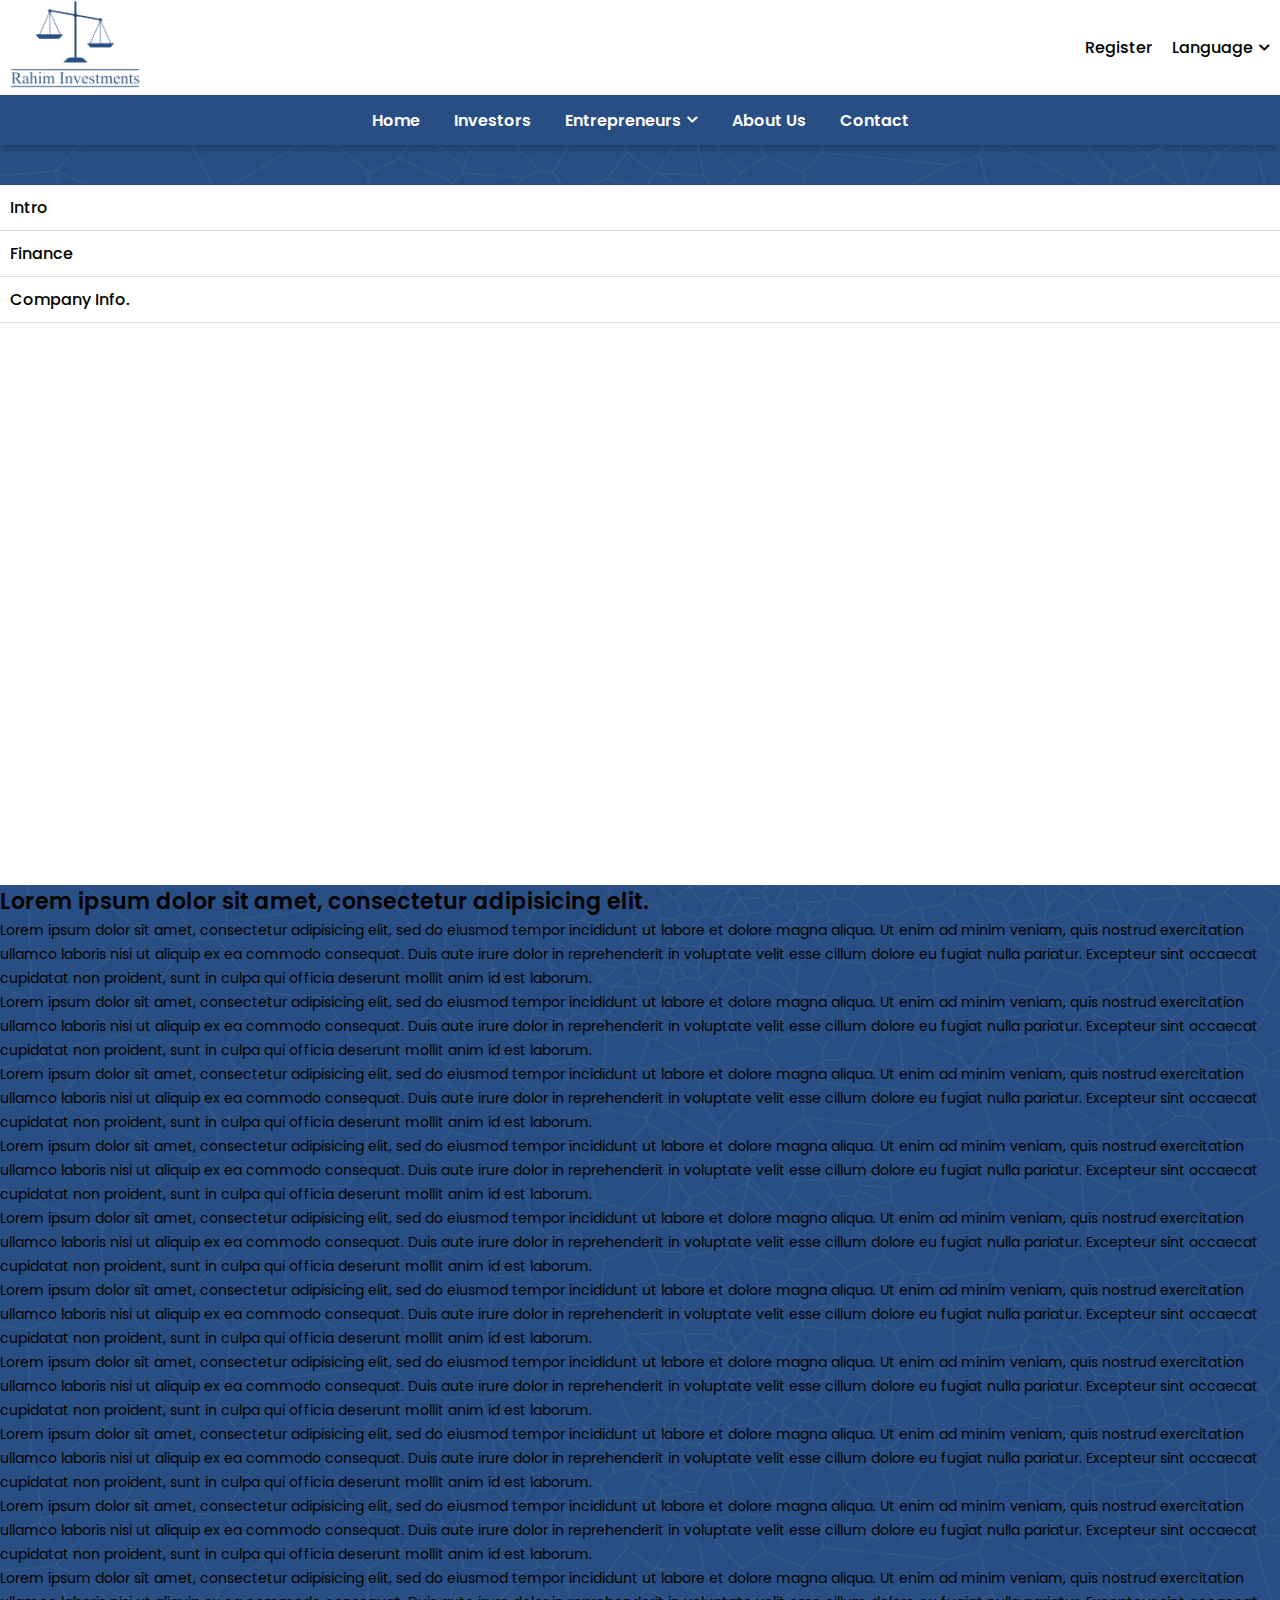
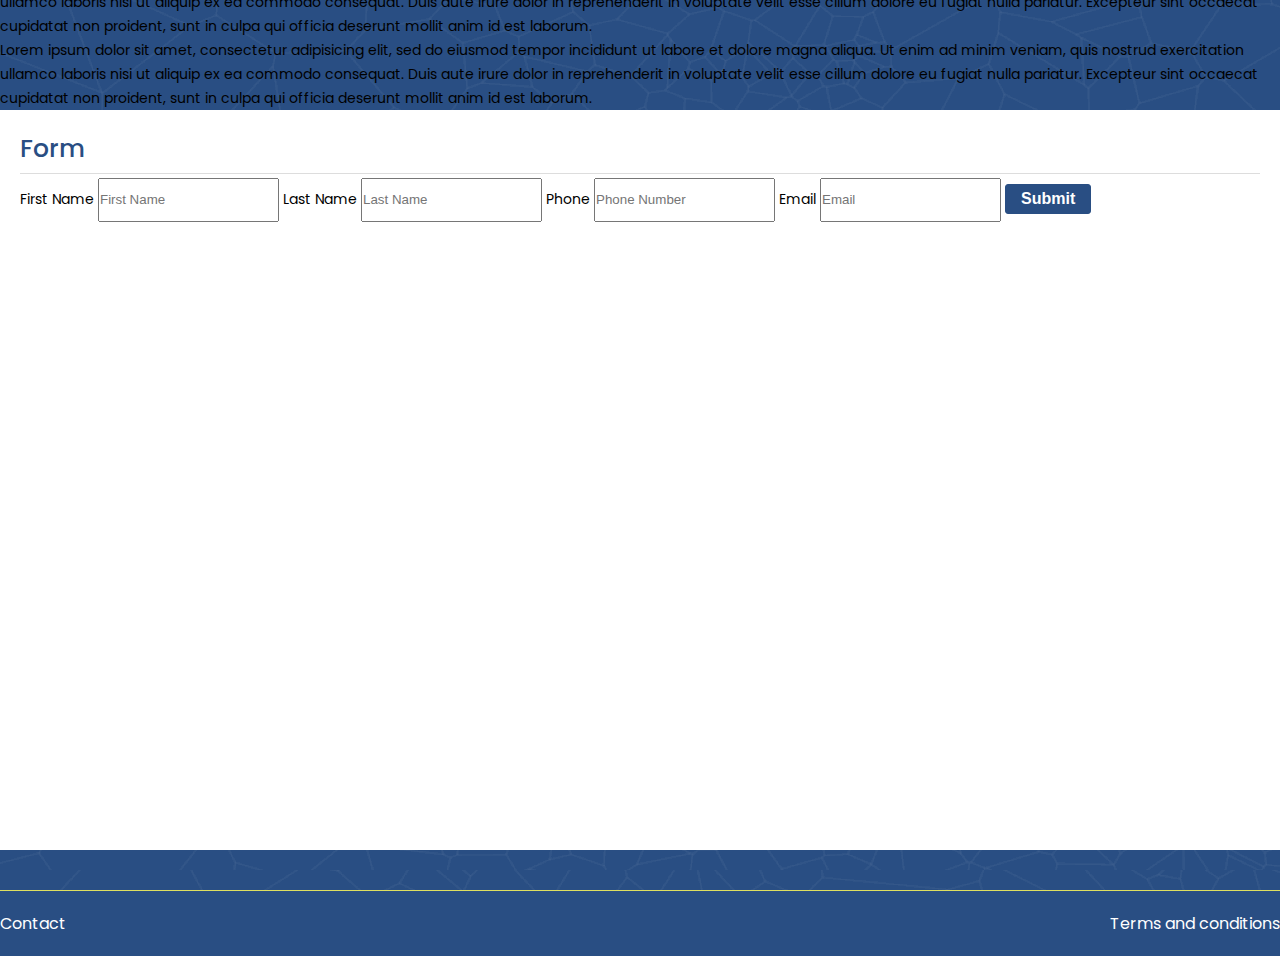
<file: project-details.html>
<!DOCTYPE html>
<html>
<head>
	<meta charset="utf-8">
	<meta name="viewport" content="width=device-width, initial-scale=1">
	<title>Invest</title>
	<!-- Pavicon ICon -->
	<link rel="shortcut icon" href="assets/images/favicon.png" type="image/x-icon">

	<!-- Boostrap-5 CDN -->
	<link href="https://cdn.jsdelivr.net/npm/bootstrap@5.0.2/dist/css/bootstrap.min.css" rel="stylesheet" integrity="sha384-EVSTQN3/azprG1Anm3QDgpJLIm9Nao0Yz1ztcQTwFspd3yD65VohhpuuCOmLASjC" crossorigin="anonymous">
	<!-- Fontawesome Link -->
	<link rel="stylesheet" type="text/css" href="assets/fonts/fontawesome/css/all.css">
	<!-- Google Font Link -->
	<link href="https://fonts.googleapis.com/css2?family=Poppins:wght@100;200;300;400;500;600;700;800;900&display=swap" rel="stylesheet">
	<!-- Owl carosal -->
	<link rel="stylesheet" type="text/css" href="assets/plugins/owl-carousel/owl.carousel.min.css">
	<!-- Main CSS Link -->
	<link rel="stylesheet" type="text/css" href="assets/css/style.css">
	<link rel="stylesheet" type="text/css" href="assets/css/responsive.css">
</head>
<body>

<!-- Header -->
<header class="header-section">
	<div class="header-top-wrap">
		<div class="container">
			<div class="header-top-outer">
				<a href="index.html" class="brand-logo-outer">
		            <img class="brand" src="assets/images/logo1.png" alt="Logo">
		        </a>
		        <div class="header-top-menu">
		        	<ul class="header-top-list">
		        		<li class="header-top-list-item">
		        			<a href="register.html" class="header-top-list-item-link">
		        				Register
		        			</a>
		        		</li>
		        		<li class="header-top-list-item item-has-submenu">
		        			<a href="#" class="header-top-list-item-link">
		        				Language
		        				<i class="fa fa-chevron-down"></i>
		        			</a>
		        			<ul class="language-item-submenu">
			                    <li class="submenu-item">
			                        <a href="#" class="submenu-item-link">
			                            NL
			                        </a>
			                    </li>
			                    <li class="submenu-item">
			                        <a href="#" class="submenu-item-link">
			                            EN
			                        </a>
			                    </li>
							</ul>
		        		</li>
		        	</ul>
		        </div>
			</div>
		</div>
	</div>  
    <div class="header-bottom-wrap">
    	<div class="container">    		
		    <nav class="nav-items-wrapper">			    
		        <div class="nav-toggle-btn">
		            <div class="btn-inner"></div>
		        </div>    		
		        <ul class="nav-list">
		            <li class="nav-item">
		                <a href="index.html" class="nav-item-link active">
		                	Home
		                </a>
		            </li>
		            <li class="nav-item">
		                <a href="#" class="nav-item-link">
		                	Investors
		                </a>
		            </li>
		            <li class="nav-item item-has-submenu">
		                <a href="#" class="nav-item-link">
		                 	Entrepreneurs
		                 	<i class="fa fa-chevron-down"></i>
		                </a>
		                <ul class="nav-item-submenu">
		                    <li class="submenu-item">
		                        <a href="login.html" class="submenu-item-link">
		                            Login
		                        </a>
		                    </li>
		                    <li class="submenu-item">
		                        <a href="process.html" class="submenu-item-link">
		                            How does it work
		                        </a>
		                    </li>
						</ul>
		            </li>
		            <li class="nav-item">
		                <a href="about.html" class="nav-item-link">
		                 	About us
		                </a>
		            </li>
		            <li class="nav-item">
		                <a href="contact.html" class="nav-item-link">
		                 	Contact
		                </a>
		            </li>
		        </ul>     
		    </nav>
	    </div>
    </div>
</header>
<!-- /Header -->

<main style="background-color: #294e83;">
	<section class="project-details-section">
		<div class="container">
			<div class="row">
				<div class="col-lg-2 col-md-2">
					<div class="project-details-sidebar-left">
						<div class="sidebar-left-items-wrap">
							<ul class="sidebar-left-list">
								<li class="sidebar-left-list-item">
									<a href="#" class="sidebar-left-list-item-link">
										Intro
									</a>
								</li>
								<li class="sidebar-left-list-item">
									<a href="#" class="sidebar-left-list-item-link">
										Finance
									</a>
								</li>
								<li class="sidebar-left-list-item">
									<a href="#" class="sidebar-left-list-item-link">
										Company Info.
									</a>
								</li>
							</ul>
						</div>
					</div>
				</div>
				<div class="col-lg-7 col-md-7">
					<div class="project-details-content-wrap">
						<h3 class="project-details-content-title">
							Lorem ipsum dolor sit amet, consectetur adipisicing elit.
						</h3>
						<p class="project-details-content-text">
							Lorem ipsum dolor sit amet, consectetur adipisicing elit, sed do eiusmod
							tempor incididunt ut labore et dolore magna aliqua. Ut enim ad minim veniam,
							quis nostrud exercitation ullamco laboris nisi ut aliquip ex ea commodo
							consequat. Duis aute irure dolor in reprehenderit in voluptate velit esse
							cillum dolore eu fugiat nulla pariatur. Excepteur sint occaecat cupidatat non
							proident, sunt in culpa qui officia deserunt mollit anim id est laborum.
						</p>
						<p class="project-details-content-text">
							Lorem ipsum dolor sit amet, consectetur adipisicing elit, sed do eiusmod
							tempor incididunt ut labore et dolore magna aliqua. Ut enim ad minim veniam,
							quis nostrud exercitation ullamco laboris nisi ut aliquip ex ea commodo
							consequat. Duis aute irure dolor in reprehenderit in voluptate velit esse
							cillum dolore eu fugiat nulla pariatur. Excepteur sint occaecat cupidatat non
							proident, sunt in culpa qui officia deserunt mollit anim id est laborum.
						</p>
						<p class="project-details-content-text">
							Lorem ipsum dolor sit amet, consectetur adipisicing elit, sed do eiusmod
							tempor incididunt ut labore et dolore magna aliqua. Ut enim ad minim veniam,
							quis nostrud exercitation ullamco laboris nisi ut aliquip ex ea commodo
							consequat. Duis aute irure dolor in reprehenderit in voluptate velit esse
							cillum dolore eu fugiat nulla pariatur. Excepteur sint occaecat cupidatat non
							proident, sunt in culpa qui officia deserunt mollit anim id est laborum.
						</p>
						<p class="project-details-content-text">
							Lorem ipsum dolor sit amet, consectetur adipisicing elit, sed do eiusmod
							tempor incididunt ut labore et dolore magna aliqua. Ut enim ad minim veniam,
							quis nostrud exercitation ullamco laboris nisi ut aliquip ex ea commodo
							consequat. Duis aute irure dolor in reprehenderit in voluptate velit esse
							cillum dolore eu fugiat nulla pariatur. Excepteur sint occaecat cupidatat non
							proident, sunt in culpa qui officia deserunt mollit anim id est laborum.
						</p>
						<p class="project-details-content-text">
							Lorem ipsum dolor sit amet, consectetur adipisicing elit, sed do eiusmod
							tempor incididunt ut labore et dolore magna aliqua. Ut enim ad minim veniam,
							quis nostrud exercitation ullamco laboris nisi ut aliquip ex ea commodo
							consequat. Duis aute irure dolor in reprehenderit in voluptate velit esse
							cillum dolore eu fugiat nulla pariatur. Excepteur sint occaecat cupidatat non
							proident, sunt in culpa qui officia deserunt mollit anim id est laborum.
						</p>
						<p class="project-details-content-text">
							Lorem ipsum dolor sit amet, consectetur adipisicing elit, sed do eiusmod
							tempor incididunt ut labore et dolore magna aliqua. Ut enim ad minim veniam,
							quis nostrud exercitation ullamco laboris nisi ut aliquip ex ea commodo
							consequat. Duis aute irure dolor in reprehenderit in voluptate velit esse
							cillum dolore eu fugiat nulla pariatur. Excepteur sint occaecat cupidatat non
							proident, sunt in culpa qui officia deserunt mollit anim id est laborum.
						</p>
						<p class="project-details-content-text">
							Lorem ipsum dolor sit amet, consectetur adipisicing elit, sed do eiusmod
							tempor incididunt ut labore et dolore magna aliqua. Ut enim ad minim veniam,
							quis nostrud exercitation ullamco laboris nisi ut aliquip ex ea commodo
							consequat. Duis aute irure dolor in reprehenderit in voluptate velit esse
							cillum dolore eu fugiat nulla pariatur. Excepteur sint occaecat cupidatat non
							proident, sunt in culpa qui officia deserunt mollit anim id est laborum.
						</p>
						<p class="project-details-content-text">
							Lorem ipsum dolor sit amet, consectetur adipisicing elit, sed do eiusmod
							tempor incididunt ut labore et dolore magna aliqua. Ut enim ad minim veniam,
							quis nostrud exercitation ullamco laboris nisi ut aliquip ex ea commodo
							consequat. Duis aute irure dolor in reprehenderit in voluptate velit esse
							cillum dolore eu fugiat nulla pariatur. Excepteur sint occaecat cupidatat non
							proident, sunt in culpa qui officia deserunt mollit anim id est laborum.
						</p>
						<p class="project-details-content-text">
							Lorem ipsum dolor sit amet, consectetur adipisicing elit, sed do eiusmod
							tempor incididunt ut labore et dolore magna aliqua. Ut enim ad minim veniam,
							quis nostrud exercitation ullamco laboris nisi ut aliquip ex ea commodo
							consequat. Duis aute irure dolor in reprehenderit in voluptate velit esse
							cillum dolore eu fugiat nulla pariatur. Excepteur sint occaecat cupidatat non
							proident, sunt in culpa qui officia deserunt mollit anim id est laborum.
						</p>
						<p class="project-details-content-text">
							Lorem ipsum dolor sit amet, consectetur adipisicing elit, sed do eiusmod
							tempor incididunt ut labore et dolore magna aliqua. Ut enim ad minim veniam,
							quis nostrud exercitation ullamco laboris nisi ut aliquip ex ea commodo
							consequat. Duis aute irure dolor in reprehenderit in voluptate velit esse
							cillum dolore eu fugiat nulla pariatur. Excepteur sint occaecat cupidatat non
							proident, sunt in culpa qui officia deserunt mollit anim id est laborum.
						</p>
						<p class="project-details-content-text">
							Lorem ipsum dolor sit amet, consectetur adipisicing elit, sed do eiusmod
							tempor incididunt ut labore et dolore magna aliqua. Ut enim ad minim veniam,
							quis nostrud exercitation ullamco laboris nisi ut aliquip ex ea commodo
							consequat. Duis aute irure dolor in reprehenderit in voluptate velit esse
							cillum dolore eu fugiat nulla pariatur. Excepteur sint occaecat cupidatat non
							proident, sunt in culpa qui officia deserunt mollit anim id est laborum.
						</p>
					</div>
				</div>
				<div class="col-lg-3 col-md-3">
					<div class="project-details-sidebar-right">
						<h4 class="sidebar-right-title">
							Form
						</h4>
						<form class="sidebar-right-form" action="" method="">
							<label for="f_name">First Name</label>
							<input type="text" name="f_name" class="form-control" placeholder="First Name">
							<label for="l_name">Last Name</label>
							<input type="text" name="l_name" class="form-control" placeholder="Last Name">
							<label for="phone">Phone</label>
							<input type="number" name="phone" class="form-control" placeholder="Phone Number">
							<label for="email">Email</label>
							<input type="email" name="email" class="form-control" placeholder="Email">
							<button type="submit" class="sidebar-right-form-btn">Submit</button>
						</form>
					</div>
				</div>
			</div>
		</div>
	</section>
</main>

<!-- Footer -->
<footer class="footer-section">
	<div class="container">
		<div class="footer-items-wrapper">
			<a href="contact.html" class="footer-list-item-link">Contact</a>
			<a href="policy.html" class="footer-list-item-link">Terms and conditions</a>
		</div>		
	</div>
</footer>
<!-- /Footer -->



<!-- Jquery CDN -->
<script src="https://ajax.googleapis.com/ajax/libs/jquery/3.6.0/jquery.min.js"></script>
<!-- Boostarap CDN -->
<script src="https://cdn.jsdelivr.net/npm/@popperjs/core@2.9.2/dist/umd/popper.min.js" integrity="sha384-IQsoLXl5PILFhosVNubq5LC7Qb9DXgDA9i+tQ8Zj3iwWAwPtgFTxbJ8NT4GN1R8p" crossorigin="anonymous"></script>
<script src="https://cdn.jsdelivr.net/npm/bootstrap@5.0.2/dist/js/bootstrap.min.js" integrity="sha384-cVKIPhGWiC2Al4u+LWgxfKTRIcfu0JTxR+EQDz/bgldoEyl4H0zUF0QKbrJ0EcQF" crossorigin="anonymous"></script>
<!-- owl carosal js -->
<script src="assets/plugins/owl-carousel/owl.carousel.min.js"></script>
<!-- Main JS -->
<script src="assets/js/main.js"></script>
</body>
</html>
</file>
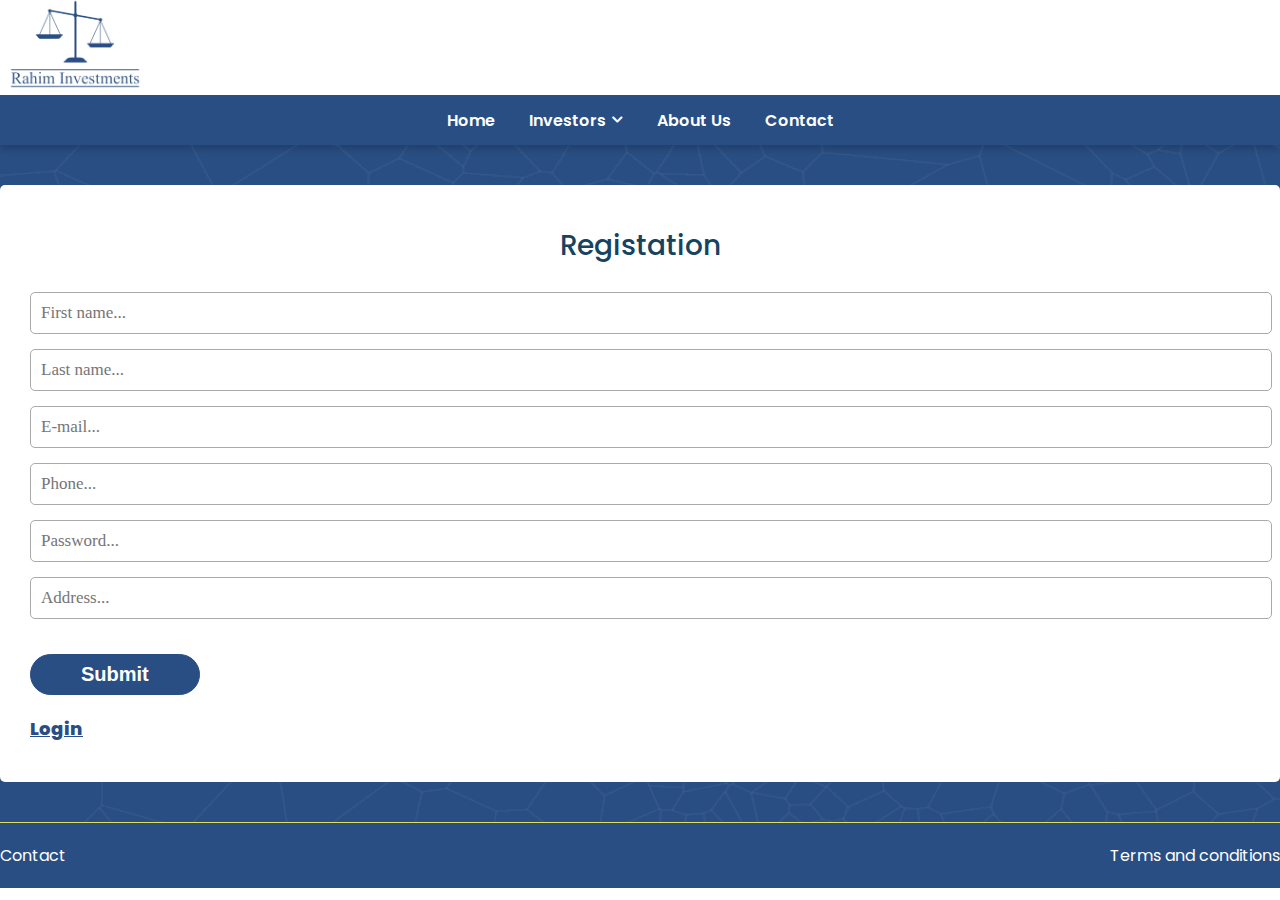
<file: register.html>
<!DOCTYPE html>
<html>
<head>
	<meta charset="utf-8">
	<meta name="viewport" content="width=device-width, initial-scale=1">
	<title>Invest</title>
	<!-- Pavicon ICon -->
	<link rel="shortcut icon" href="assets/images/favicon.png" type="image/x-icon">

	<!-- Boostrap-5 CDN -->
	<link href="https://cdn.jsdelivr.net/npm/bootstrap@5.0.2/dist/css/bootstrap.min.css" rel="stylesheet" integrity="sha384-EVSTQN3/azprG1Anm3QDgpJLIm9Nao0Yz1ztcQTwFspd3yD65VohhpuuCOmLASjC" crossorigin="anonymous">
	<!-- Fontawesome Link -->
	<link rel="stylesheet" type="text/css" href="assets/fonts/fontawesome/css/all.css">
	<!-- Google Font Link -->
	<link href="https://fonts.googleapis.com/css2?family=Poppins:wght@100;200;300;400;500;600;700;800;900&display=swap" rel="stylesheet">
	<!-- Owl carosal -->
	<link rel="stylesheet" type="text/css" href="assets/plugins/owl-carousel/owl.carousel.min.css">
	<!-- Main CSS Link -->
	<link rel="stylesheet" type="text/css" href="assets/css/style.css">
	<link rel="stylesheet" type="text/css" href="assets/css/responsive.css">
</head>
<body>

<!-- Header -->
<header class="header-section">
	<div class="header-top-wrap">
		<div class="container">
			<div class="header-top-outer">
				<a href="index.html" class="brand-logo-outer">
		            <img class="brand" src="assets/images/logo1.png" alt="Logo">
		        </a>
		        <!-- <div class="header-top-menu">
		        	<ul class="header-top-list">
		        		<li class="header-top-list-item">
		        			<a href="register.html" class="header-top-list-item-link">
		        				Register
		        			</a>
		        		</li>
		        		<li class="header-top-list-item item-has-submenu">
		        			<a href="#" class="header-top-list-item-link">
		        				Language
		        				<i class="fa fa-chevron-down"></i>
		        			</a>
		        			<ul class="language-item-submenu">
			                    <li class="submenu-item">
			                        <a href="#" class="submenu-item-link">
			                            NL
			                        </a>
			                    </li>
			                    <li class="submenu-item">
			                        <a href="#" class="submenu-item-link">
			                            EN
			                        </a>
			                    </li>
							</ul>
		        		</li>
		        	</ul>
		        </div> -->
			</div>
		</div>
	</div>  
    <div class="header-bottom-wrap">
    	<div class="container">    		
		    <nav class="nav-items-wrapper">			    
		        <div class="nav-toggle-btn">
		            <div class="btn-inner"></div>
		        </div>    		
		        <ul class="nav-list">
		            <li class="nav-item">
		                <a href="index.html" class="nav-item-link active">
		                	Home
		                </a>
		            </li>
		            <!-- <li class="nav-item">
		                <a href="#" class="nav-item-link">
		                	Investors
		                </a>
		            </li> -->
		            <li class="nav-item item-has-submenu">
		                <a href="investor.html" class="nav-item-link">
		                 	Investors
		                 	<i class="fa fa-chevron-down"></i>
		                </a>
		                <ul class="nav-item-submenu">
		                    <li class="submenu-item">
		                        <a href="register.html" class="submenu-item-link">
		                            Register
		                        </a>
		                    </li>
		                    <!-- <li class="submenu-item">
		                        <a href="process.html" class="submenu-item-link">
		                            How does it work
		                        </a>
		                    </li> -->
						</ul>
		            </li>
		            <li class="nav-item">
		                <a href="about.html" class="nav-item-link">
		                 	About us
		                </a>
		            </li>
		            <li class="nav-item">
		                <a href="contact.html" class="nav-item-link">
		                 	Contact
		                </a>
		            </li>
		        </ul>     
		    </nav>
	    </div>
    </div>
</header>
<!-- /Header -->

<main style="background-color: #294e83;">
	<section class="registation-section">
        <div class="container">                        
            <div class="row">
                <div class="col-lg-6 col-md-12 m-auto">
                    <form id="regForm" action="" method="post" enctype="multipart/form-data">                      
                        <h1>Registation</h1>
                        <div class="row">
                            <div class="col-md-12">
                                <div class="input-item-wrapper">
                                    <input type="text" placeholder="First name..." name="first_name">
                                </div>
                            </div>
                            <div class="col-md-12">
                                <div class="input-item-wrapper">
                                    <input type="text" placeholder="Last name..." name="last_name">
                                </div>
                            </div>
                            <div class="col-md-12">
                                <div class="input-item-wrapper">
                                    <input type="email" placeholder="E-mail..." name="email">
                                </div>
                            </div>
                            <div class="col-md-12">
                                <div class="input-item-wrapper">
                                    <input type="number" placeholder="Phone..." name="phone">
                                </div>
                            </div>
                            <div class="col-md-12">
                                <div class="input-item-wrapper">
                                    <input type="password" placeholder="Password..." name="password" >
                                </div>
                            </div>
                            <div class="col-md-12">
                                <div class="input-item-wrapper">
                                    <input type="text" placeholder="Address..." name="address">
                                </div>
                            </div>
                        </div>
                        <div class="text-center">
                            <button type="submit" class="registation-form-btn">Submit</button>
                        </div>
                        <div class="text-center">
                            <a href="login.html" class="sign-up-link">Login</a>
                        </div>
                    </form>
                </div>
            </div>
        </div>
    </section>
</main>

<!-- Footer -->
<footer class="footer-section">
	<div class="container">
		<div class="footer-items-wrapper">
			<a href="contact.html" class="footer-list-item-link">Contact</a>
			<a href="policy.html" class="footer-list-item-link">Terms and conditions</a>
		</div>		
	</div>
</footer>
<!-- /Footer -->



<!-- Jquery CDN -->
<script src="https://ajax.googleapis.com/ajax/libs/jquery/3.6.0/jquery.min.js"></script>
<!-- Boostarap CDN -->
<script src="https://cdn.jsdelivr.net/npm/@popperjs/core@2.9.2/dist/umd/popper.min.js" integrity="sha384-IQsoLXl5PILFhosVNubq5LC7Qb9DXgDA9i+tQ8Zj3iwWAwPtgFTxbJ8NT4GN1R8p" crossorigin="anonymous"></script>
<script src="https://cdn.jsdelivr.net/npm/bootstrap@5.0.2/dist/js/bootstrap.min.js" integrity="sha384-cVKIPhGWiC2Al4u+LWgxfKTRIcfu0JTxR+EQDz/bgldoEyl4H0zUF0QKbrJ0EcQF" crossorigin="anonymous"></script>
<!-- owl carosal js -->
<script src="assets/plugins/owl-carousel/owl.carousel.min.js"></script>
<!-- Main JS -->
<script src="assets/js/main.js"></script>
</body>
</html>
</file>
<file: assets/css/style.css>
/*common css start*/
* {
    padding: 0;
    margin: 0;
}

button,
a {
    transition: all 0.3s ease;
    -webkit-transition: all 0.3s ease;
    text-decoration: none;
}

ul li {
    list-style: none;
}

p {
    font-size: 14px;
    line-height: 1.4;
    font-family: 'Poppins', sans-serif;
}

img {
    width: 100%;
}

a:hover {
    text-decoration: none;
}

body {
    width: 100%;
    margin: 0 auto;
    overflow-x: hidden;
    font-family: 'Poppins', sans-serif;
}

.section-title-outer {
    width: 100%;
    margin-bottom: 20px;
}

.section-title-outer .section-subtitle {
    font-size: 25px;
    font-weight: 600;
    color: #fff;
}

.section-title-outer .section-title {
    font-size: 40px;
    color: #ffff;
    margin-bottom: 0;
    word-spacing: 2px;
}
main{
    background: url(../images/home-contact-bg.png);
}
/*common css End*/

/*Header css start*/

/*Header top css start*/
.header-top-wrap {
    background: #fff;
    /* padding: 5px 0; */
}

.header-top-outer {
    display: flex;
    align-items: center;
    justify-content: space-between;
    height: 95px;
}

.header-top-list {
    display: flex;
    align-items: center;
    padding-left: 0;
    margin-bottom: 0;
    height: 100%;
}

.header-top-menu {
    height: 100%;
    display: flex;
    align-items: center;
}

.header-top-list-item {
    display: flex;
    align-items: center;
    height: 100%;
}

.header-top-list-item-link {
    padding: 10px;
    color: #000;
    font-size: 16px;
    font-weight: 500;
    height: 100%;
    display: flex;
    align-items: center;
}

.header-top-list-item-link:hover {
    color: #294e83;
}

.header-top-list-item.item-has-submenu {
    position: relative;
}

.header-top-list-item.item-has-submenu:hover .nav-item-submenu {
    opacity: 1;
    visibility: visible;
    margin-top: 0;
    left: 0;
    -webkit-transition: all 0.5s ease;
    -moz-transition: all 0.5s ease;
    -ms-transition: all 0.5s ease;
    -o-transition: all 0.5s ease;
    transition: all 0.5s ease;
}
.header-top-list-item-link i {
    margin-left: 6px;
    font-size: 12px;
    color: #000;
}

.header-top-list-item-link:hover i {
    color: #294e83;
    transform: rotate(180deg);
    transition: all .3s ease;
}
/*Header top css End*/

.header-section {
    position: relative;
    background: #294e83;
    box-shadow: rgba(0, 0, 0, 0.24) 0px 3px 8px;
}
.nav-items-wrapper {
    display: flex;
    align-items: center;
    justify-content: center;
    height: 50px;
    position: relative;
}
.brand-logo-outer{
    display: inline-block;
}
.brand-logo-outer .brand {
    max-width: 150px;
}
.header-section .navbar-brand {
  height: 100%;
  display: flex;
  align-items: center;
  padding: 15px 0;
}
.header-section .navbar-brand .brand {
    height: 100%;
}
.nav-items-wrapper .nav-list {
  display: flex;
  align-items: center;
  justify-content: center;
  margin-bottom: 0;
  height: 100%;
  padding-left: 0px;
}
.nav-list .nav-item {
  height: 100%;
  display: flex;
  align-items: center;
}
.nav-item:hover .nav-item-link {
  color: #fff;
}
.nav-item-link {
  position: relative;
  font-size: 16px;
  color: #fff;
  font-weight: 600;
  padding: 10px 17px;
  display: flex;
  align-items: center;
  height: 100%;
  text-transform: capitalize;
}

.nav-item-link i {
    margin-left: 6px;
    font-size: 12px;
    color: #fff;
}

.nav-item.item-has-submenu {
    position: relative;
}

.nav-item.item-has-submenu .nav-item-submenu {
    top: 50px;
}

.nav-item-submenu {
    position: absolute;
    top: 70px;
    background-color: #ffffff;
    left: -100%;
    opacity: 0;
    visibility: hidden;
    width: 220px;
    z-index: 10;
    border-radius: 0px 0px 10px 10px;
    padding-left: 0;
    transition: all .4s ease;
    box-shadow: rgb(0 0 0 / 24%) 0px 8px 8px;
}

.nav-item.item-has-submenu:hover .nav-item-submenu {
    opacity: 1;
    visibility: visible;
    margin-top: 0;
    left: 0;
    -webkit-transition: all 0.5s ease;
    -moz-transition: all 0.5s ease;
    -ms-transition: all 0.5s ease;
    -o-transition: all 0.5s ease;
    transition: all 0.5s ease;
}

.nav-item:hover .nav-item-link i {
    color: #fff;
    transform: rotate(180deg);
    transition: all .3s ease;
}

.submenu-item-link {
    color: #585555;
    display: block;
    font-size: 16px;
    padding: 5px 10px;
    text-transform: capitalize;
    transition: all 0.15s linear;
    font-weight: 500;
}

.submenu-item-link:hover {
    color: #21696c;
}

.submenu-item {
    border-bottom: 1px solid #f4f4f4;
}

.submenu-item:last-child {
    border-bottom: none;
}

.language-item-submenu {
    position: absolute;
    top: 70px;
    background-color: #ffffff;
    right: 0;
    opacity: 0;
    visibility: hidden;
    transform: scale(0);
    width: 150px;
    z-index: 10;
    padding-left: 0;
    transition: all .4s ease;
    box-shadow: rgb(0 0 0 / 24%) 0px 8px 8px;
}

.header-top-list-item.item-has-submenu:hover .language-item-submenu {
    opacity: 1;
    visibility: visible;
    transform: scale(1);
    margin-top: 0;
    right: 0;
    -webkit-transition: all 0.5s ease;
    -moz-transition: all 0.5s ease;
    -ms-transition: all 0.5s ease;
    -o-transition: all 0.5s ease;
    transition: all 0.5s ease;
}

    /*small btn css*/
.nav-toggle-btn .btn-inner {
    width: 26px;
    border-bottom: 1px solid #fff;
    position: relative;
    transition: all .4s ease;
}
.nav-toggle-btn {
    height: 30px;
    width: 40px;
    align-items: center;
    justify-content: center;
    border: 1px solid #fff;
    padding: 5px;
    border-radius: 5px;
    display: none;
    cursor: pointer;
    position: relative;
    z-index: 999;
}
.nav-toggle-btn .btn-inner:before {
    content: "";
    height: 1px;
    width: 26px;
    position: absolute;
    background: #fff;
    top: -7px;
}
.nav-toggle-btn .btn-inner:after {
    content: "";
    height: 1px;
    width: 26px;
    position: absolute;
    background: #fff;
    top: 7px;
}

.menu-visible .nav-toggle-btn .btn-inner {
    border: transparent;
}

.menu-visible .nav-toggle-btn .btn-inner:before {
    transform: rotate(45deg);
    top: 0px;
    transition: all .3s ease;
}

.menu-visible .nav-toggle-btn .btn-inner:after {
    transform: rotate(-45deg);
    top: 0;
    transition: all .3s ease;
}

    /*fixed header*/
.fixed-header .header-bottom-wrap {
    position: fixed;
    background: #294e83;
    box-shadow: rgba(0, 0, 0, 0.24) 0px 3px 8px;
    width: 100%;
    top: 0;
    left: 0;
    z-index: 999;
    animation: smoothScroll 1s forwards;
}
@keyframes smoothScroll {
    0% {
        transform: translateY(-40px);
    }
    100% {
        transform: translateY(0px);
    }
}
/*Header css End*/

/*Complate project section css start*/
.complate-project-item {
    display: flex;
    /* align-items: center; */
    background: #fff;
    padding: 10px;
    border-radius: 5px;
    border: 1px solid #77f2b5;
}

.complate-project-title {
    font-size: 16px;
    font-weight: 300;
    color: #000;
/*    min-height: 70px;*/
}

.complate-project-image img {
    max-width: 100px;
    height: 70px;
    object-fit: contain;
}

.complate-project-image {
    border: 1px solid #ddd;
}

.complate-project-image-outer {
    margin-right: 10px;
}

.complate-project-image-outer .text {
    font-size: 12px;
    margin-bottom: 0;
    margin-top: 5px;
    color: #ff0000;
    color: #294e83;
    font-weight: 300;
    text-align: center;
}

.complate-project-text {
    color: #555;
    margin-bottom: 0;
}

.complate-project-section {
    padding: 50px 0;
}

.complate-project-item:hover {
}
/*Complate project section css End*/

/*Project section css start*/
.project-section {
    padding: 40px 0;
}

.project-item-wrap {
    background: #fff;
    display: block;
    box-shadow: rgba(0, 0, 0, 0.24) 0px 3px 8px;
    border-radius: 5px;
}

.project-item-content {
    padding: 15px;
    margin-bottom: 20px;
}

.project-item-title {
    font-size: 18px;
    font-weight: 600;
    color: #000;
    margin-bottom: 5px;
}

.project-item-light-text {
    background: red;
    padding: 10px;
    font-size: 15px;
    font-weight: 400;
    color: #fff;
    border-radius: 10px;
    margin-bottom: 10px;
}

.project-item-text {
    font-size: 14px;
    font-weight: 400;
    color: #555;
    line-height: 22px;
    margin-bottom: 0;
}

.progress-bar-top {
    display: flex;
    align-items: center;
    justify-content: space-between;
    margin: 5px 0;
}

.progress-bar-top span {
    font-size: 13px;
    color: #555;
}

.progress-bar-outer {
    margin: 15px 0;
}

.progress-bar-outer .progress {
    height: 7px;
}

.project-item-content-bottom-btn {
    display: inline-block;
    font-size: 16px;
    font-weight: 500;
    margin-top: 20px;
    border: 1px solid #ddd;
    padding: 10px 15px;
    border-radius: 5px;
    color: #000;
    transition: all .3s ease;
}

.project-item-content-bottom-btn:hover {
    background: #000;
    color: #fff;
}
/*Project section css End*/

/*Footer section css start*/
.footer-section {
    padding: 20px 0px;
    background: #294e83;
    border-top: 1px solid #dedf60;
}

.footer-items-wrapper {
    display: flex;
    align-items: center;
    justify-content: space-between;
}

.footer-list-item-link {
    display: block;
    color: #fff;
    font-size: 16px;
    font-weight: 400;
    transition: all .3s ease-in-out;
}

.footer-list-item-link:hover{
    color: #75f3b0;
}
/*Footer section css End*/


/*Project Details page css start*/
.project-details-section {
    padding: 40px 0;
}

.project-details-center {
    background: #fff;
    padding: 20px;
    height: calc(100vh - 200px);
    overflow-y: auto;
}

.project-details-sidebar-left {
    background: #fff;
    height: calc(100vh - 200px);
    overflow-y: auto;
}

.sidebar-left-list {padding-left: 0;margin-bottom: 0;}

.sidebar-left-list-item-link {
    display: block;
    padding: 10px;
    border-bottom: 1px solid #ddd;
    font-size: 16px;
    font-weight: 500;
    color: #000;
}

.sidebar-left-list-item-link.active {
    background: #ddd;
}

.project-details-sidebar-right {
    background: #fff;
    padding: 20px;
    height: calc(100vh - 200px);
    overflow-y: auto;
}

.sidebar-left-list-item-link:hover {
    background: #ddd;
    color: #000;
}

.project-details-content-title ,.project-details-content-wrap h3,.project-details-content-wrap h4,.project-details-content-wrap h1 {
    font-size: 22px;
    font-weight: 600;
    color: #000;
}

.project-details-content-text, .project-details-content-wrap p {
    font-size: 14px;
    font-weight: 400;
    line-height: 24px;
    color: #000;
}

.sidebar-right-title {
    font-size: 25px;
    font-weight: 500;
    color: #294e83;
    border-bottom: 1px solid #ddd;
    padding-bottom: 5px;
}

.sidebar-right-form label {
    font-size: 14px;
    font-weight: 400;
    color: #000;
    margin-bottom: 3px;
}

.sidebar-right-form input {
    margin-bottom: 10px;
    height: 40px;
}
.sidebar-right-form-btn {
    background: #294e83;
    color: #fff;
    border: 1px solid #294e83;
    padding: 5px 15px;
    font-size: 16px;
    font-weight: 600;
    margin-top: 10px;
    border-radius: 3px;
    transition: all .5s ease;
}

.sidebar-right-form-btn:hover {
    background: transparent;
    color: #294e83;
}

.project-details-faq-wrap .accordion-item {
    margin-bottom: 20px;
}
.project-details-faq-wrap .accordion-item .accordion-header button {
    background: #294e83;
    box-shadow: rgba(0, 0, 0, 0.24) 0px 3px 8px;
    color: #fff;
    font-size: 18px;
    font-weight: 600;
    border-radius: 0px;
}
.project-details-faq-wrap .accordion-body,.project-details-faq-wrap .accordion-body p {
    font-size: 15px;
    font-weight: 400;
    color: #000;
}

.project-details-image-slider-item {
    margin-bottom: 20px;
}

.project-details-image-slider-item img {
    width: 100%;
    height: 350px;
    object-fit: contain;
}
/*Project Details page css End*/

/*Contact section css start*/
.contact-section-wrapper {
    padding: 40px 0;
}

.contact-info-item {
    text-align: center;
    position: relative;
    z-index: 0;
    padding: 20px 10px;
    transition: all .3s ease;
    margin-bottom: 20px;
    background: #fff;
    border-radius: 10px;
    height: 200px;
}

.contact-info-item:hover {
    transform: translateY(-10px);
}

.contact-info-icon {
    display: inline-block;
    padding: 20px 30px;
    background: #294e83;
    margin-bottom: 20px;
    border-radius: 5px;
}

.contact-info-icon i {
    font-size: 20px;
    color: #fff;
}

.contact-info-item .title {
    font-size: 20px;
    text-transform: capitalize;
    color: #000;
    font-weight: 500;
    margin-bottom: 0;
}

.contact-info-item a {
    color: #222;
    font-size: 18px;
    display: inline-block;
}

.contact-info-item a:hover,
.contact-info-item p:hover {
    color: #fc9d01;
}

.contact-info-item p {
    color: #222;
    font-size: 16px;
    margin-bottom: 0;
}

/*.contact-form-wrapper {
    margin-top: 30px;
}*/

.contact-form {
    box-shadow: rgb(0 0 0 / 38%) 0px 3px 8px;
    padding: 20px;
    border-radius: 10px;
    background: #fff;
}

.contact-form label {
    font-size: 18px;
    font-weight: 500;
    margin-bottom: 3px;
}

.contact-form input {
    margin-bottom: 20px;
    height: 50px;
}

.contact-form input:focus {
    box-shadow: none;
    border-color: #ddd;
}

.contact-submit-btn-outer {
    margin-top: 20px;
}

.contact-submit-btn-inner {
    width: 100%;
    padding: 10px 0;
    border: none;
    background: #294e83;
    color: #FFF;
    font-size: 18px;
    font-weight: 500;
    text-transform: capitalize;
    border-radius: 5px;
}

.contact-form-bottom {
    display: flex;
    align-items: center;
    justify-content: space-between;
    margin-top: 20px;
}

.contact-form-bottom  a {
    color: #fff;
    font-size: 18px;
    font-weight: 500;
}

.contact-form-bottom a i {
    margin-right: 5px;
}

/*Contact section css End*/

/*About page css start*/
.about-section {
    padding: 20px 0;
    background: var(--primary-color);
}
.about-sec-content-wrap {
    background: #fff;
    box-shadow: rgba(0, 0, 0, 0.24) 0px 3px 8px;
    padding: 20px;
    border-radius: 5px;
}
.about-sec-content-wrap h1,
.about-sec-content-wrap h2,
.about-sec-content-wrap h3,
.about-sec-content-wrap h4 {
    color: #000;
    font-weight: 500;
    margin-bottom: 5px;
    font-size: 25px;
}
.about-sec-content-wrap p {
    font-size: 15px;
    font-weight: 500;
    color: #000;
    line-height: 26px;
}
.about-sec-content-wrap a {
    font-size: 20px;
    font-weight: 500;
    color: #294e83;
}
/*About page css End*/

/*login section css start*/

.login-section {
    padding: 40px 0px;
}

.login-form {
    background: #ffffff;
    border-radius: 5px;
    padding: 50px 30px;
    overflow: hidden;
    position: relative;
}

.login-custom h4 {
    font-size: 18px;
    font-weight: 600;
    margin-bottom: 25px;
    color: #154360;
    text-transform: capitalize;
    text-align: center;
}

.login-custom input {
    border: 1px solid #e7e7e7;
    box-shadow: inherit;
    height: 50px;
    padding: 6px 14px;
    font-size: 14px;
    border-radius: 5px;
}

.login-custom button {
    display: inline-block;
    border: medium;
    background: #294e83;
    font-size: 18px;
    color: #fff;
    padding: 8px 50px;
    font-weight: 900;
    text-transform: capitalize;
    margin-top: 10px;
    border-radius: 5px;
}

.login-custom button:focus {
    outline: none;
}

.link-bottom {
    margin-bottom: 0;
    margin-top: 15px;
    display: block;
    width: 100%;
    float: left;
    color: #666666;
    font-weight: 400;
}

.link-bottom a {
    color: #294e83;
    font-size: 16px;
    font-weight: 400;
}

.link-bottom a:hover {
    color: #154360;
}

.lost-pass-link {
    display: inline-block;
    text-align: right;
    color: #002147;
    font-size: 16px;
    font-family: 'Poppins';
    font-weight: 400;
}

.lost-pass-link:hover {
    color: #154360;
}

.forgot-password {
    padding: 8px 16px;
    word-spacing: 4px;
}
/*login section css End*/


/*Registation section css start*/
.registation-section {
    padding: 40px 0;
}
#regForm {
    background: #fff;
    border-radius: 5px;
    padding: 40px 30px;
}
#regForm h1 {
    text-align: center;
    font-size: 28px;
    font-family: 'Poppins';
    font-weight: 500;
    margin-bottom: 25px;
    color: #154360;
}
#regForm input {
    padding: 10px;
    width: 100%;
    font-size: 17px;
    font-family: Raleway;
    border: 1px solid #aaaaaa;
    margin-bottom: 15px;
    border-radius: 5px;
}
#regForm input:focus {
    outline: none;
}
.registation-form-btn {
    border: 1px solid #294e83;
    background: #294e83;
    font-size: 20px;
    text-transform: capitalize;
    color: #fff;
    font-weight: 900;
    padding: 8px 50px;
    margin-top: 20px;
    border-radius: 30px;
}
.sign-up-link {
    display: inline-block;
    text-align: center;
    margin-top: 20px;
    font-size: 18px;
    font-weight: 800;
    color: #294e83;
    text-decoration: underline;
}
/*Registation section css End*/

/*Policy page css start*/
.policy-section {
    padding: 20px 0;
    background: var(--primary-color);
}
.policy-sec-content-wrap {
    background: #fff;
    box-shadow: rgba(0, 0, 0, 0.24) 0px 3px 8px;
    padding: 20px;
    border-radius: 5px;
}
.policy-sec-content-wrap h1,
.policy-sec-content-wrap h2,
.policy-sec-content-wrap h3,
.policy-sec-content-wrap h4{
    color: #000;
    font-weight: 500;
    margin-bottom: 5px;
    font-size: 25px;
}
.policy-sec-content-wrap p {
    font-size: 15px;
    font-weight: 500;
    color: #000;
    line-height: 26px;
}
.policy-sec-content-wrap a {
    font-size: 20px;
    font-weight: 500;
    color: #294e83;
}
/*Policy page css End*/
</file>
<file: assets/css/responsive.css>
@media screen and (max-width: 767px){
		.project-details-sidebar-left {
	    height: auto;
	    margin-bottom: 20px;
	}

	.project-details-content-wrap {
	    height: auto;
	    margin-bottom: 20px;
	}

	.project-details-sidebar-right {
	    height: auto;
	}
}

@media screen and (max-width: 576px){
	.nav-toggle-btn {
	    display: flex;
	}
	.nav-items-wrapper .nav-list {
	    flex-direction: column;
	    position: fixed;
	    right: -100%;
	    top: 95px;
	    display: block;
	    width: 300px;
	    height: 100vh;
	    background: #ffffff;
	    align-items: flex-start;
	    z-index: 99;
	    overflow: hidden;
	    transition: all .5s ease;
	    box-shadow: rgba(0, 0, 0, 0.24) 0px 3px 8px;
	}
	.nav-items-wrapper.menu-visible .nav-list {
	    right: 0;
	    transition: all .5s ease;
	}
	.nav-list .nav-item {
	    height: auto;
	    display: block;
	    border-bottom: 1px solid #f4f4f4;
	}
	.nav-item-submenu {
	    position: unset;
	    margin-left: 15px;
	    border: none;
	    box-shadow: none;
	    border-radius: unset;
	    width: 100%;
	}
	.nav-items-wrapper {
	    justify-content: flex-start;
	}
	.nav-item-link {
	    color: #000;
	}
	.nav-item:hover .nav-item-link {
	    color: #000;
	}
	.fixed-header .nav-items-wrapper .nav-list {
	    top: 50px;
	}
}
</file>
